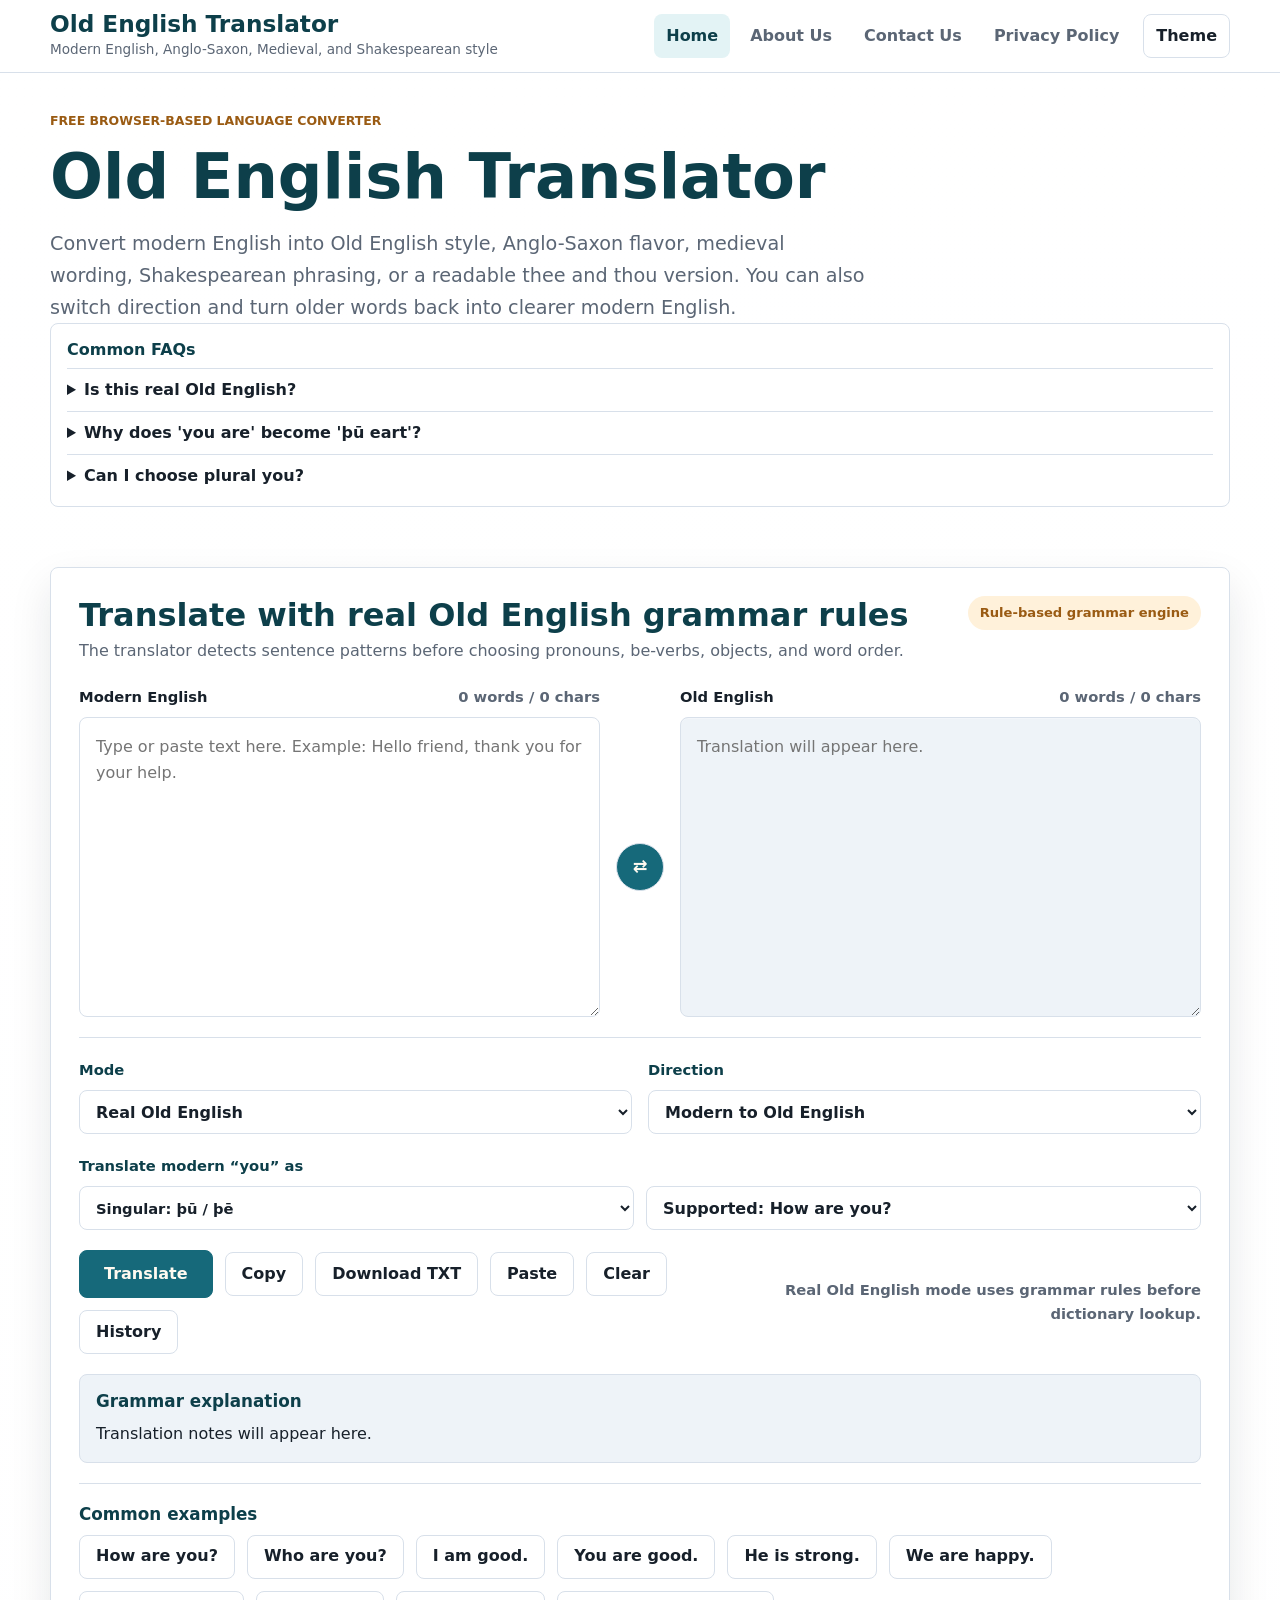
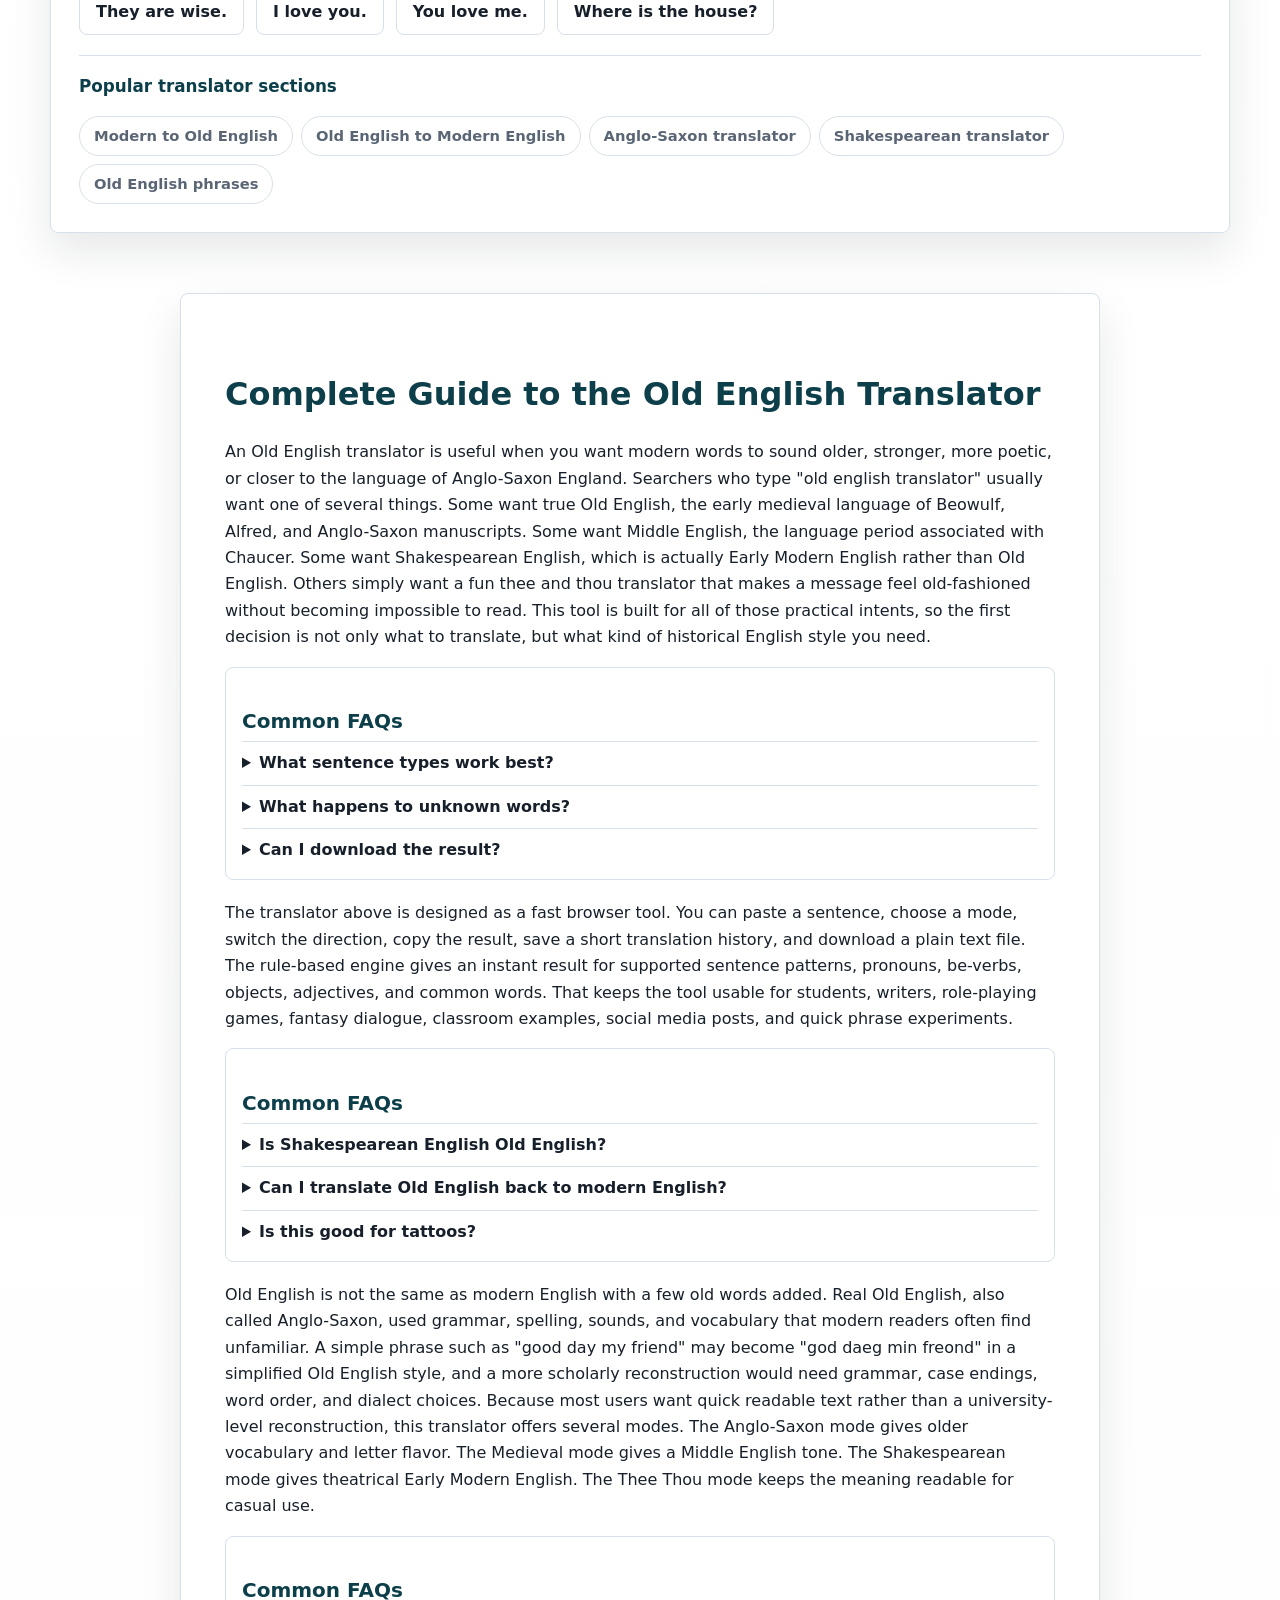
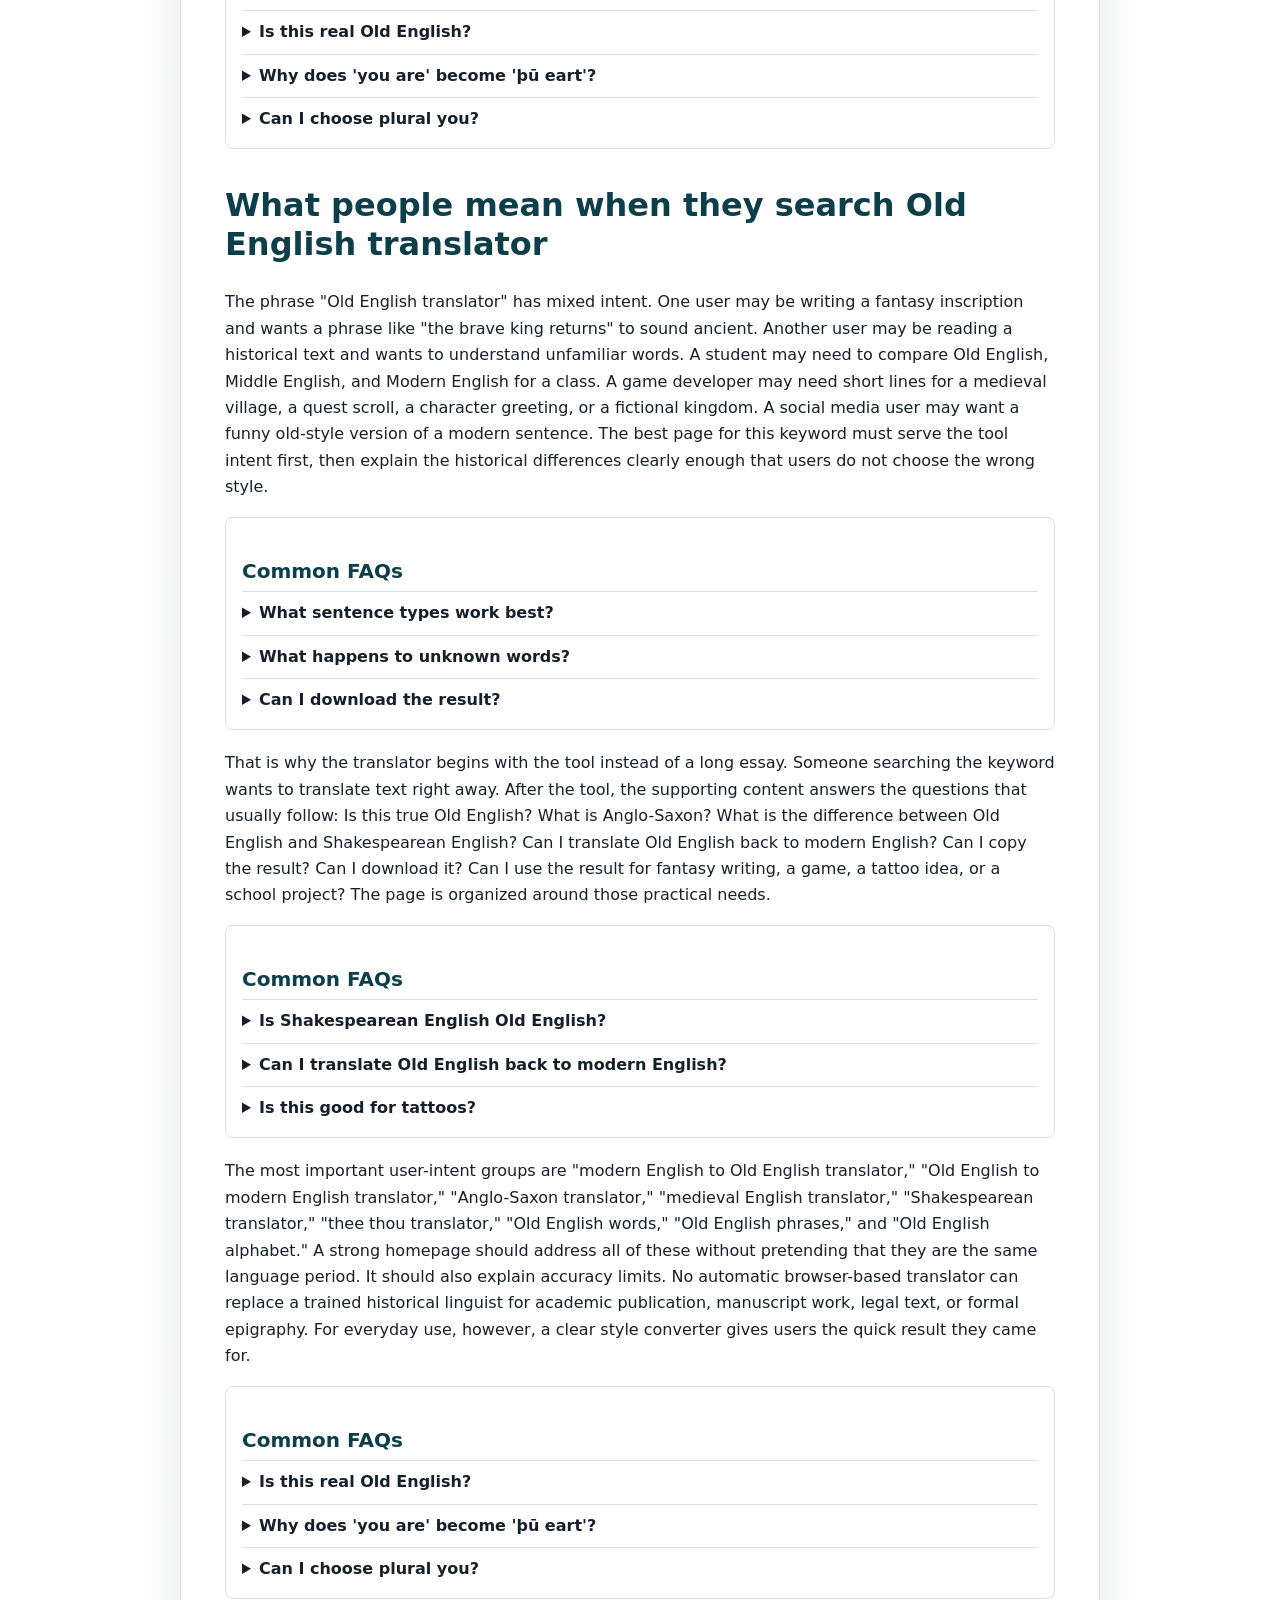
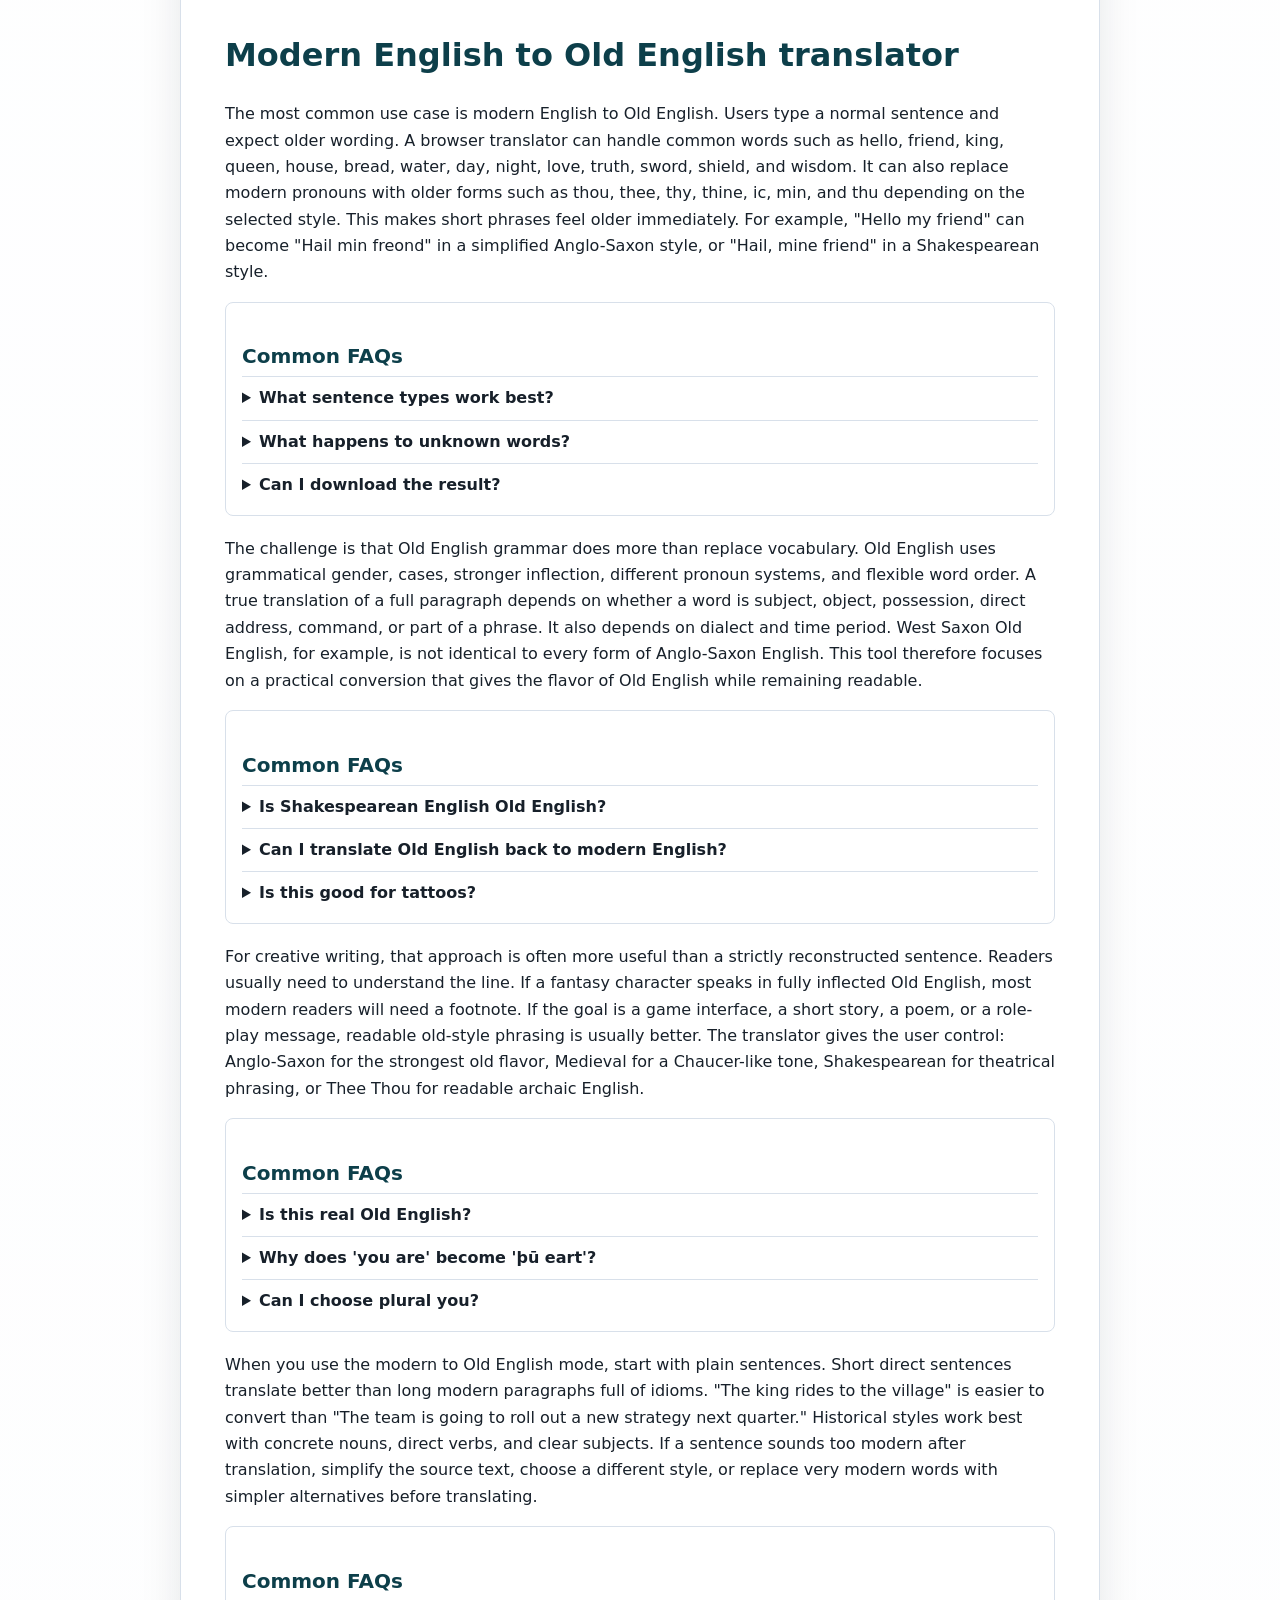
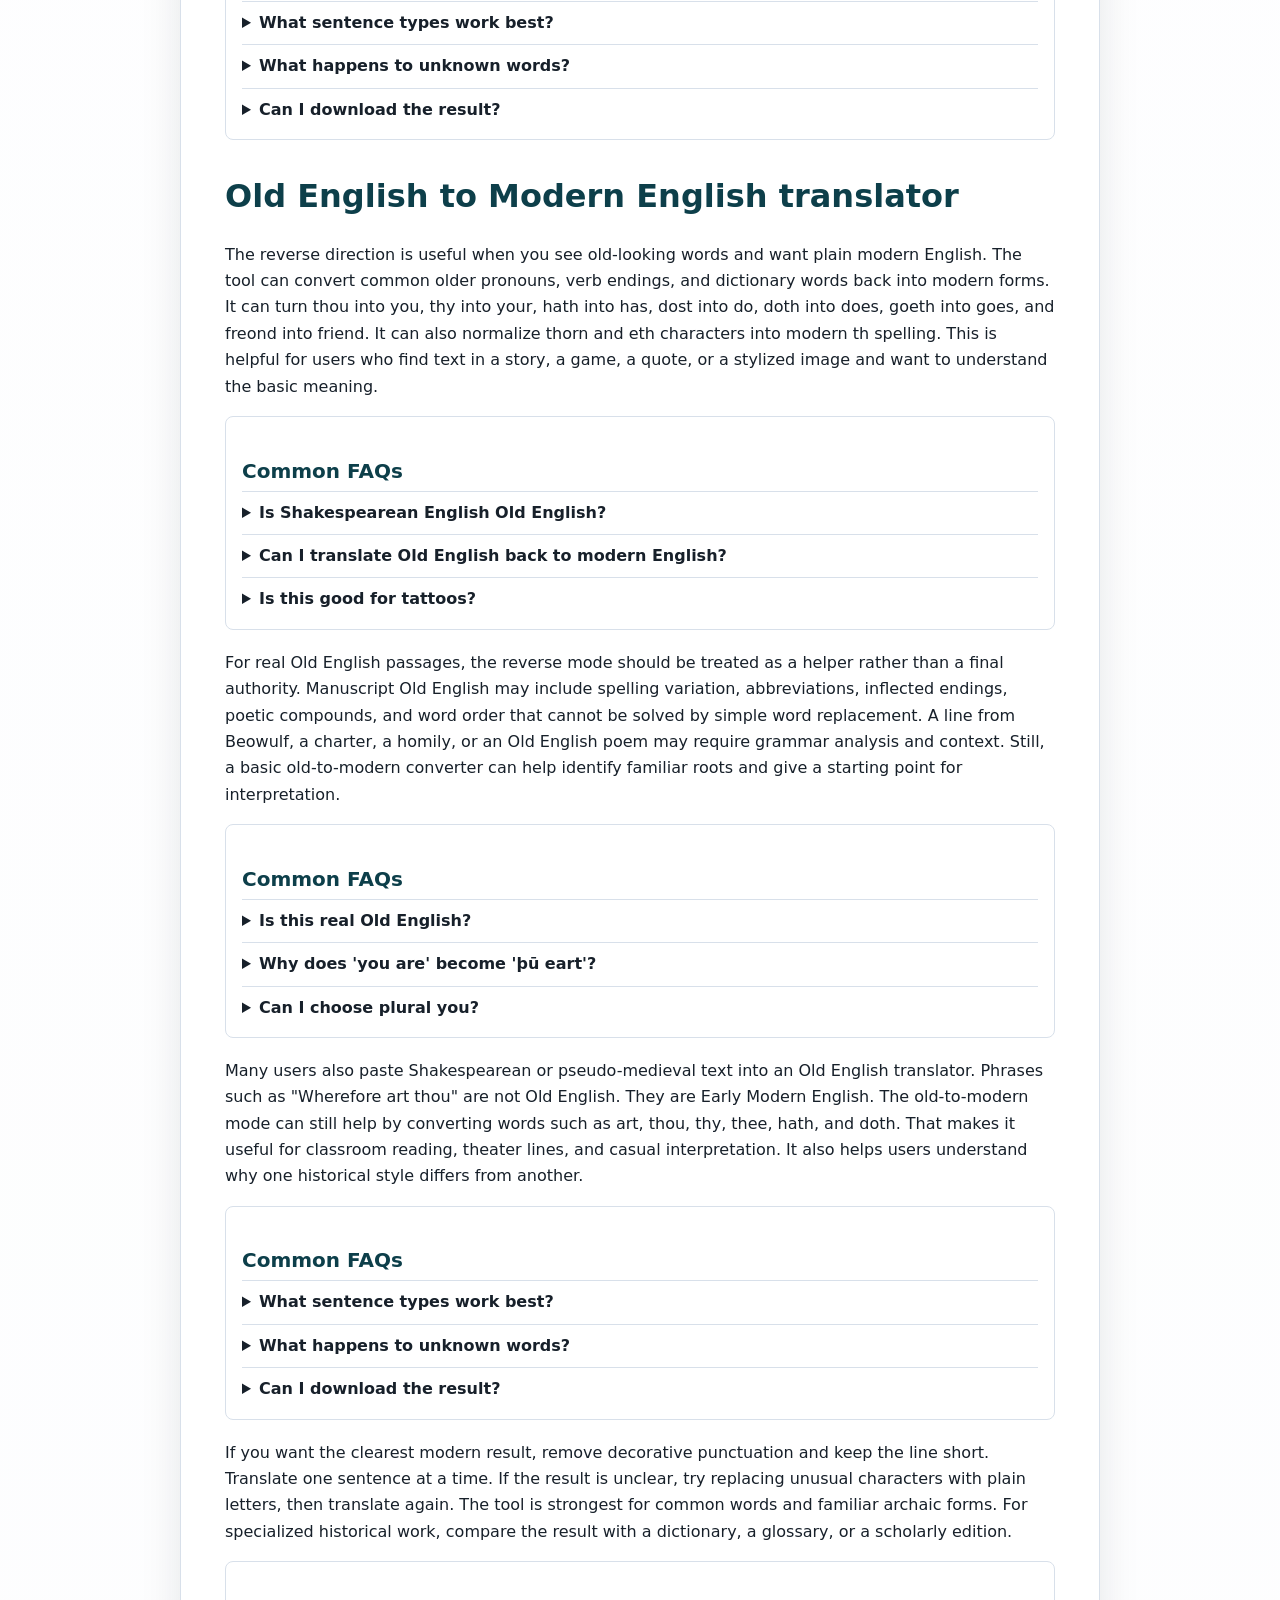
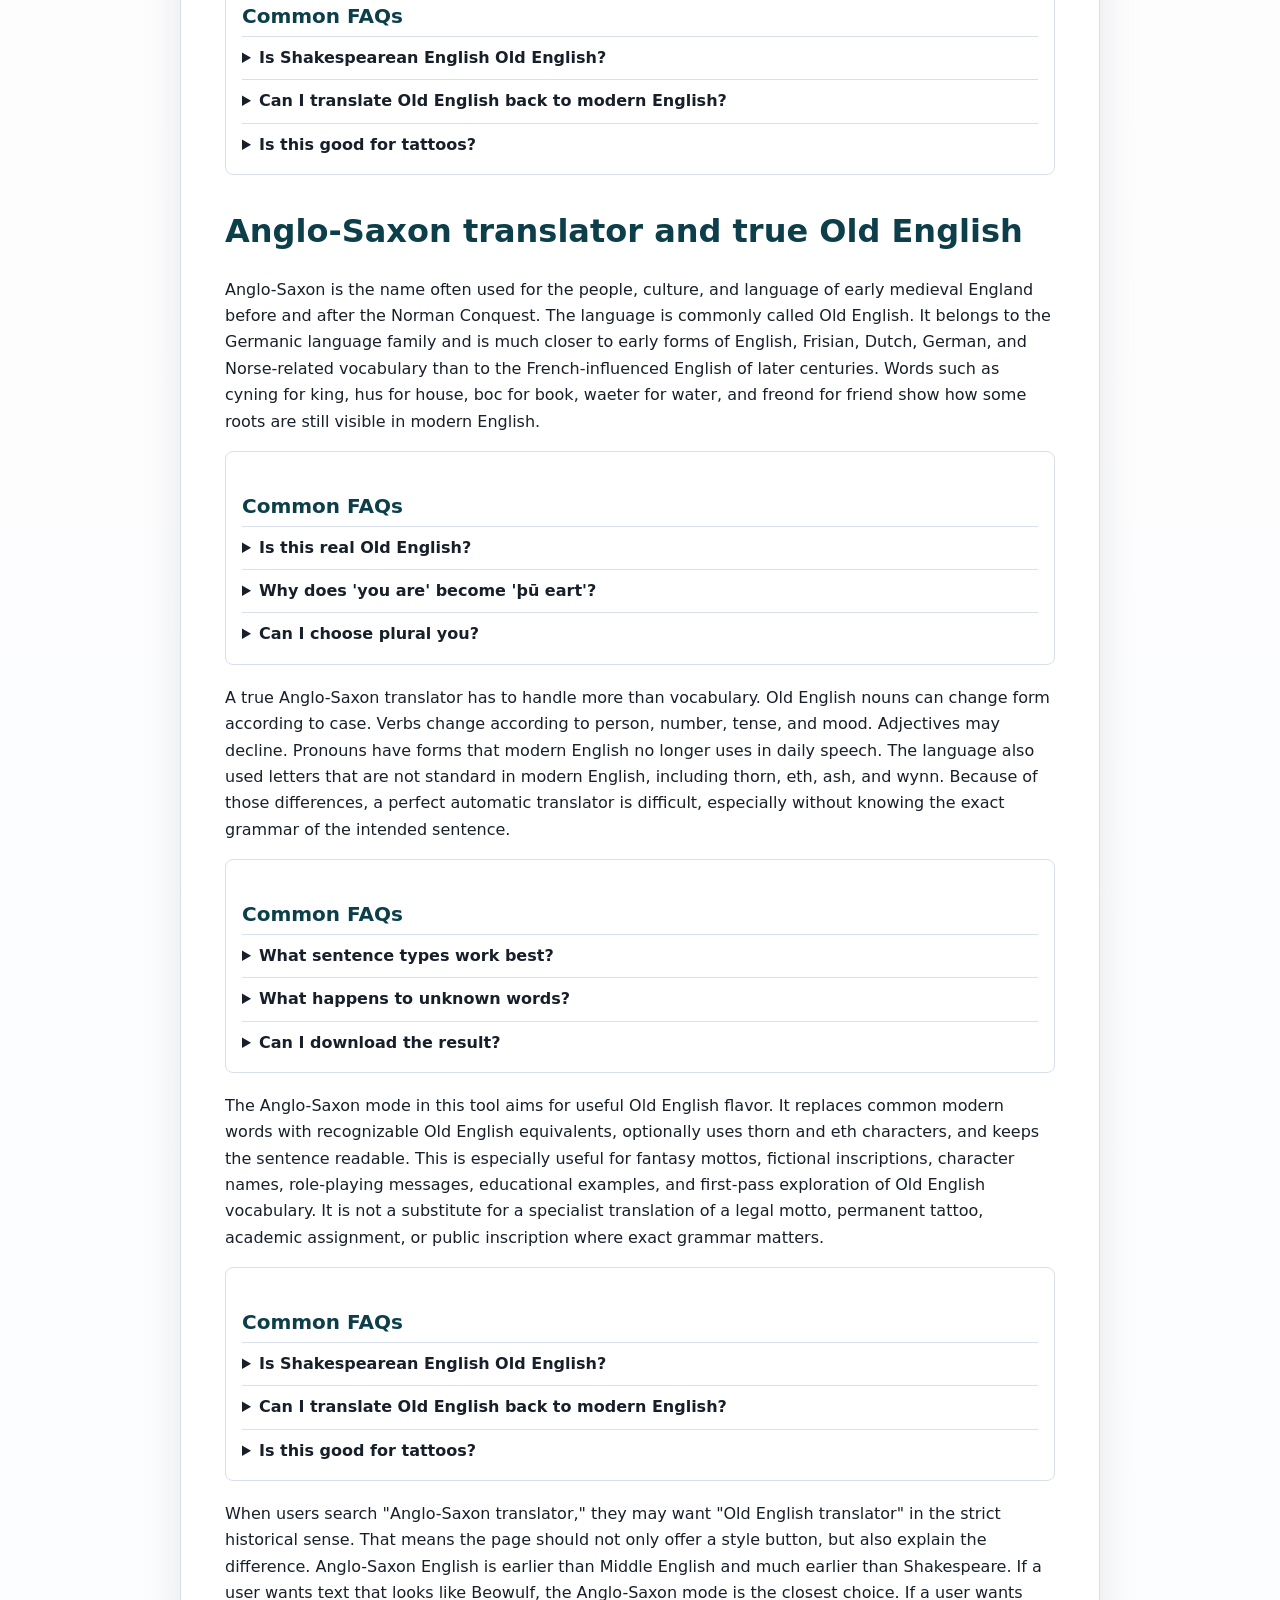
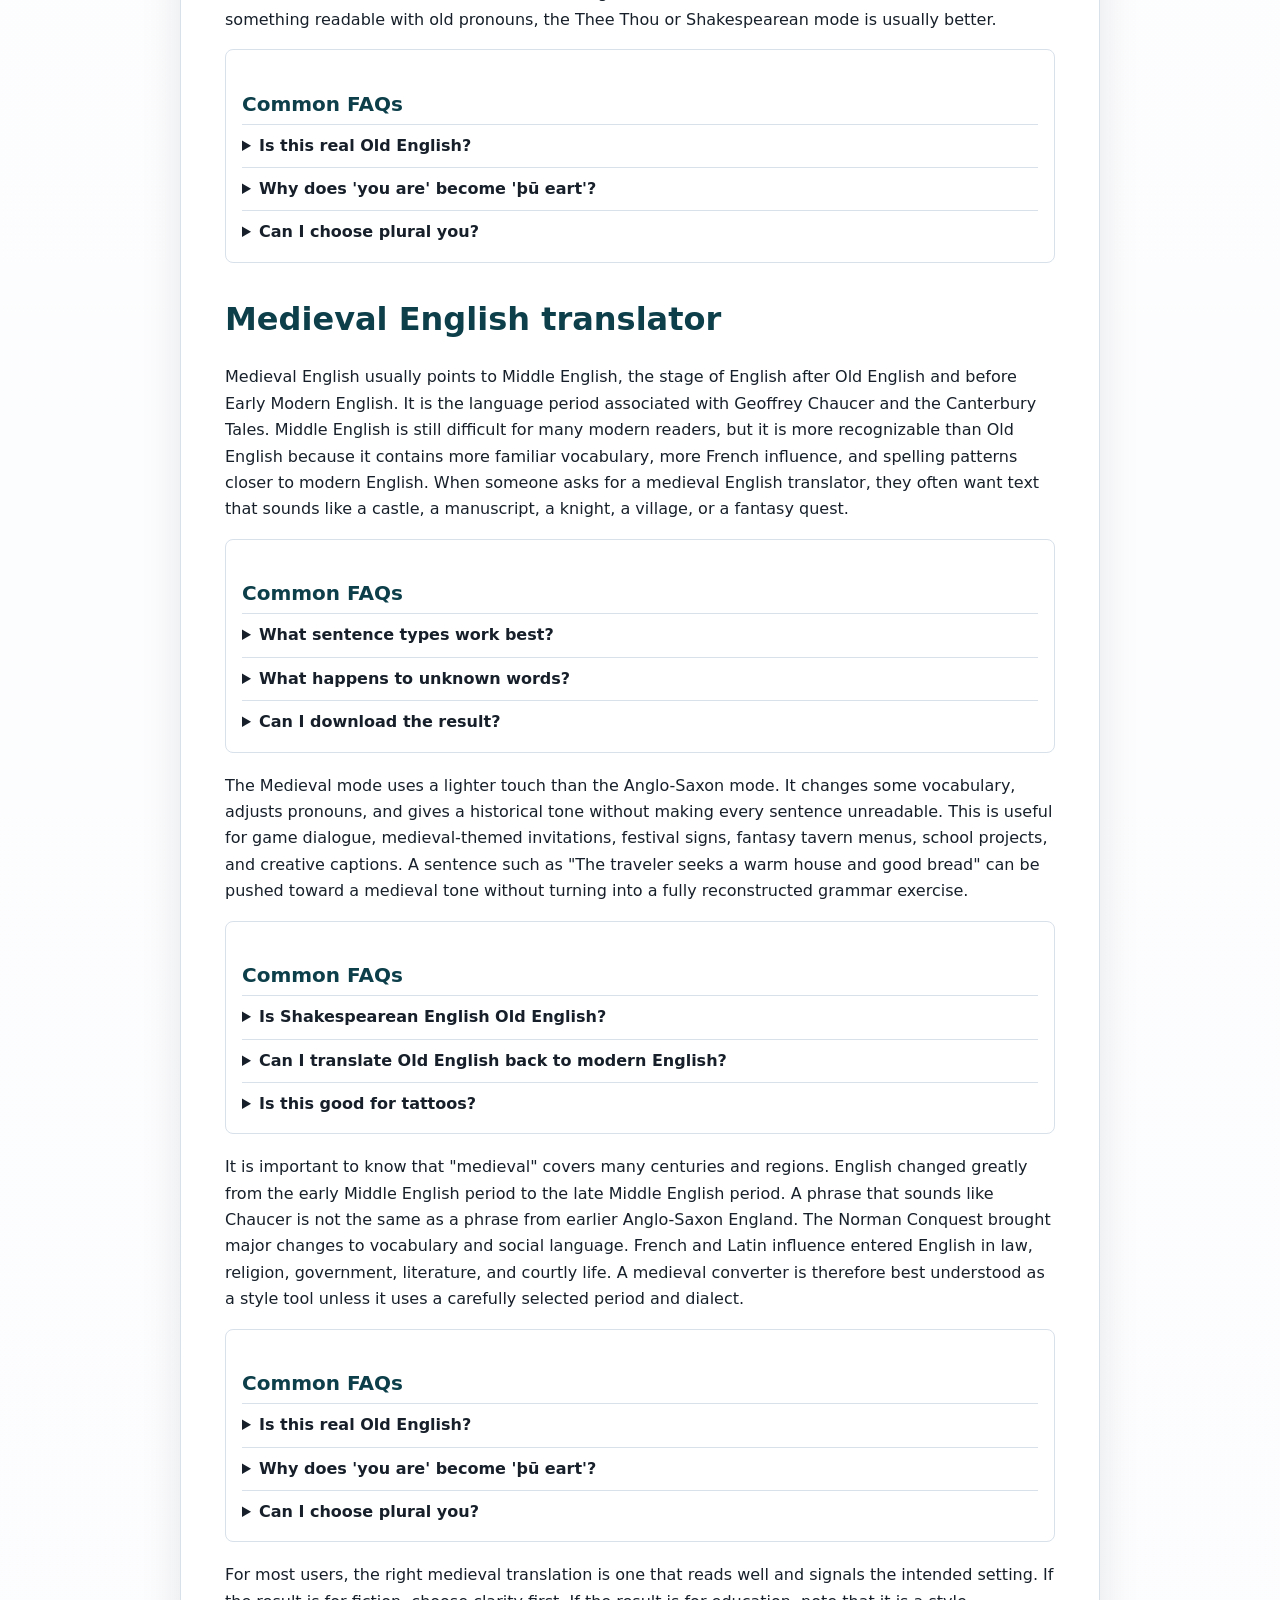
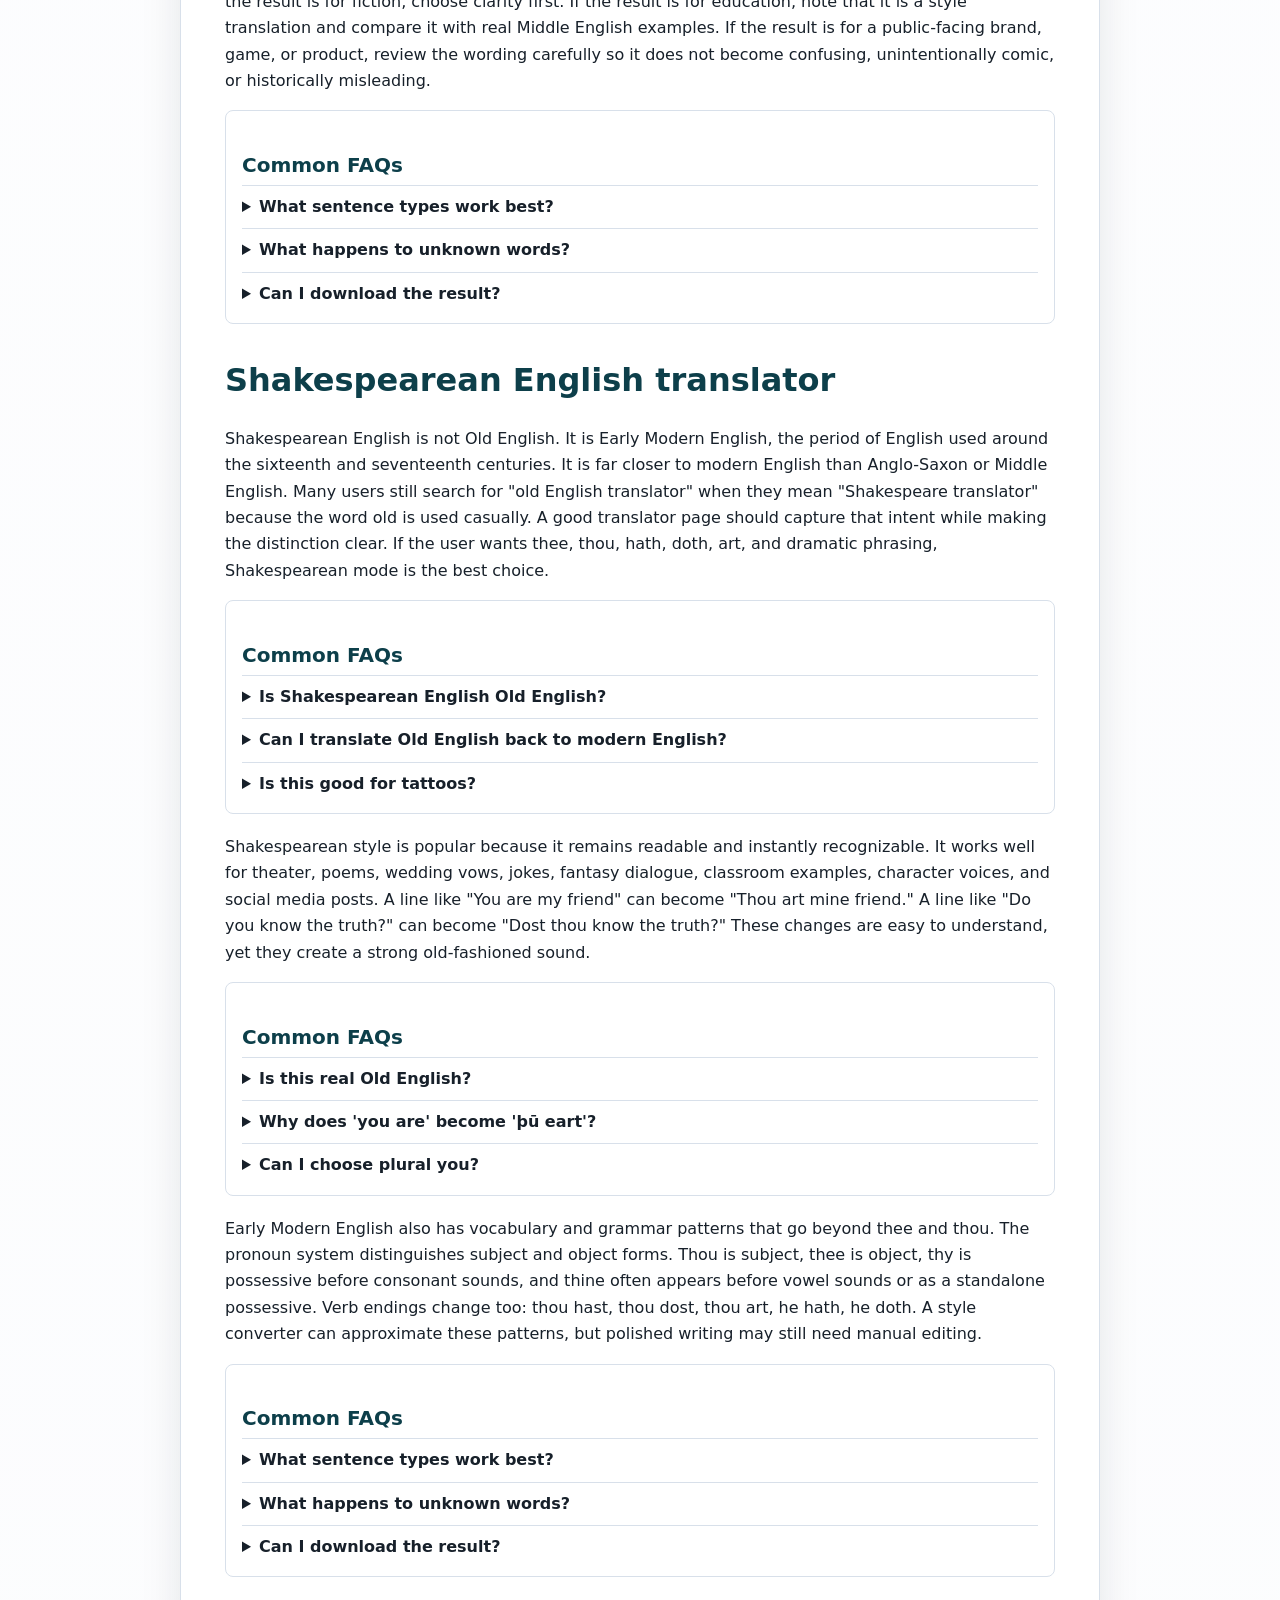
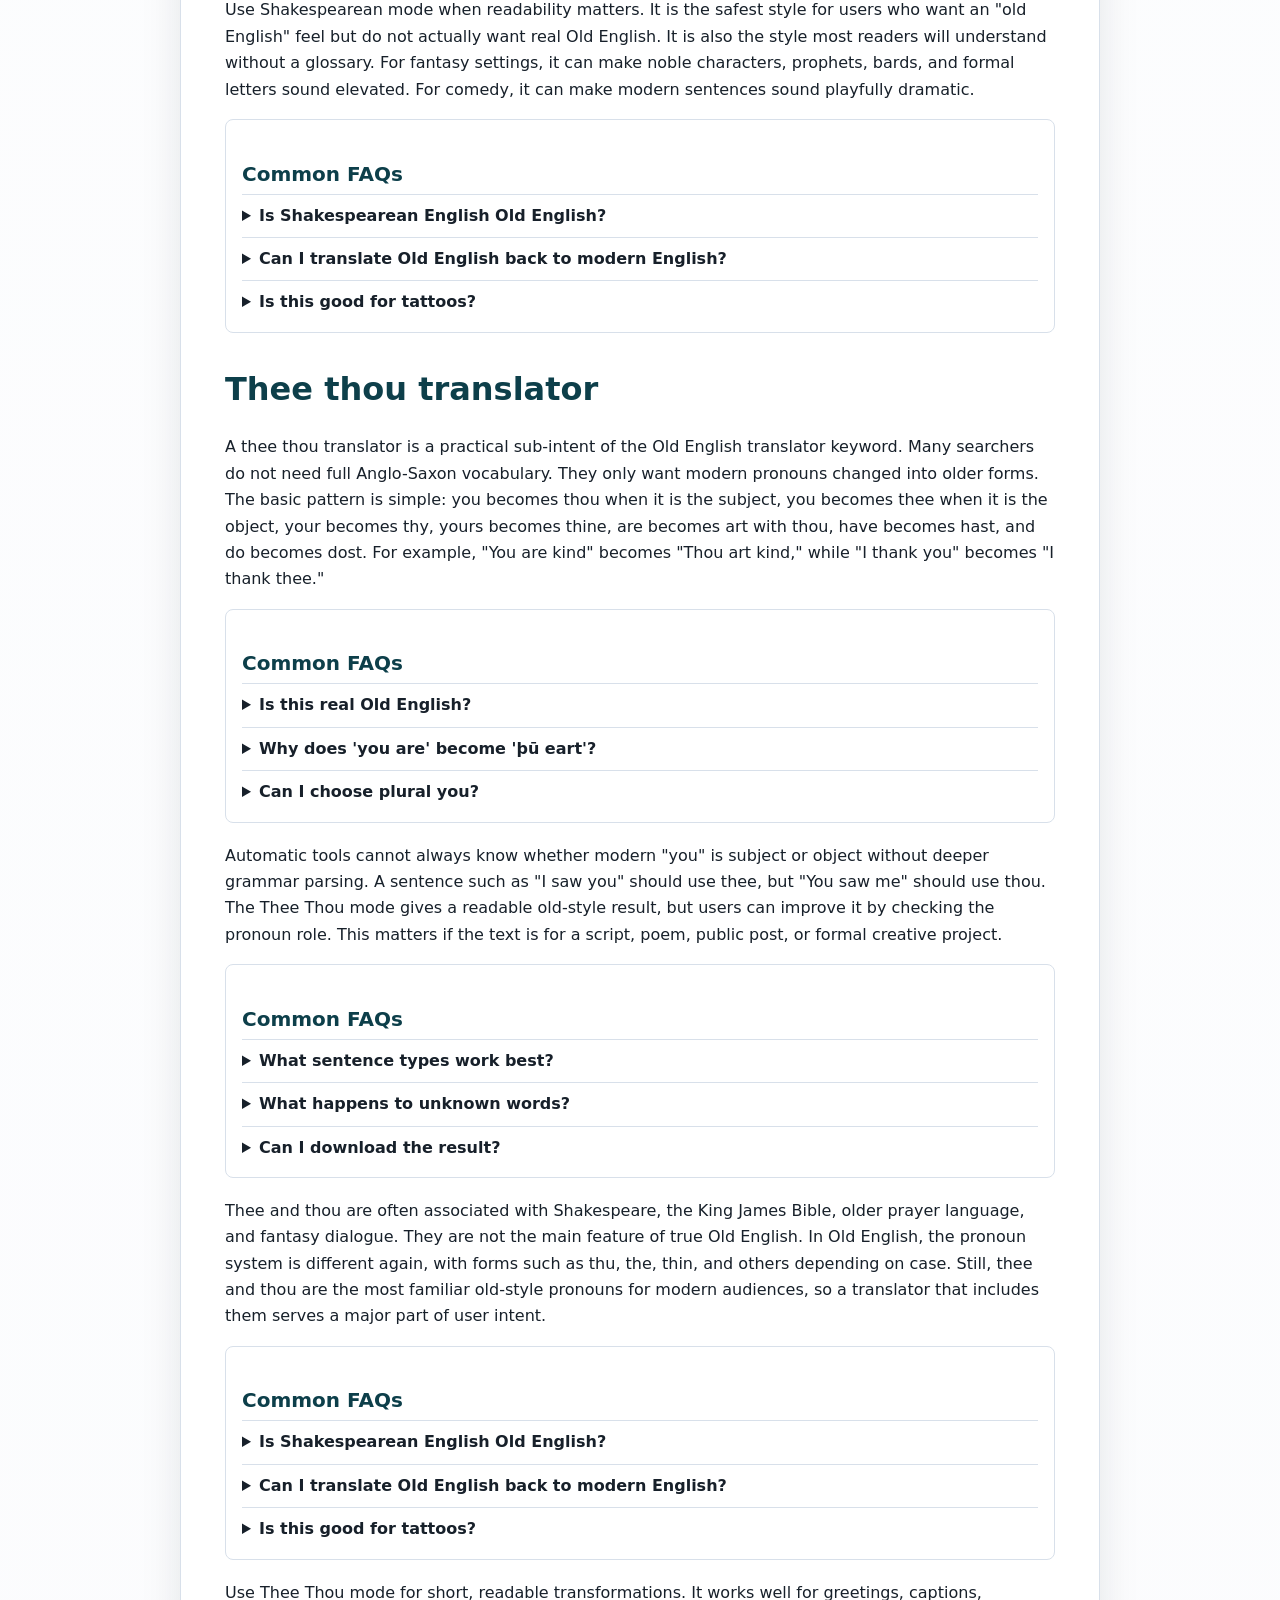
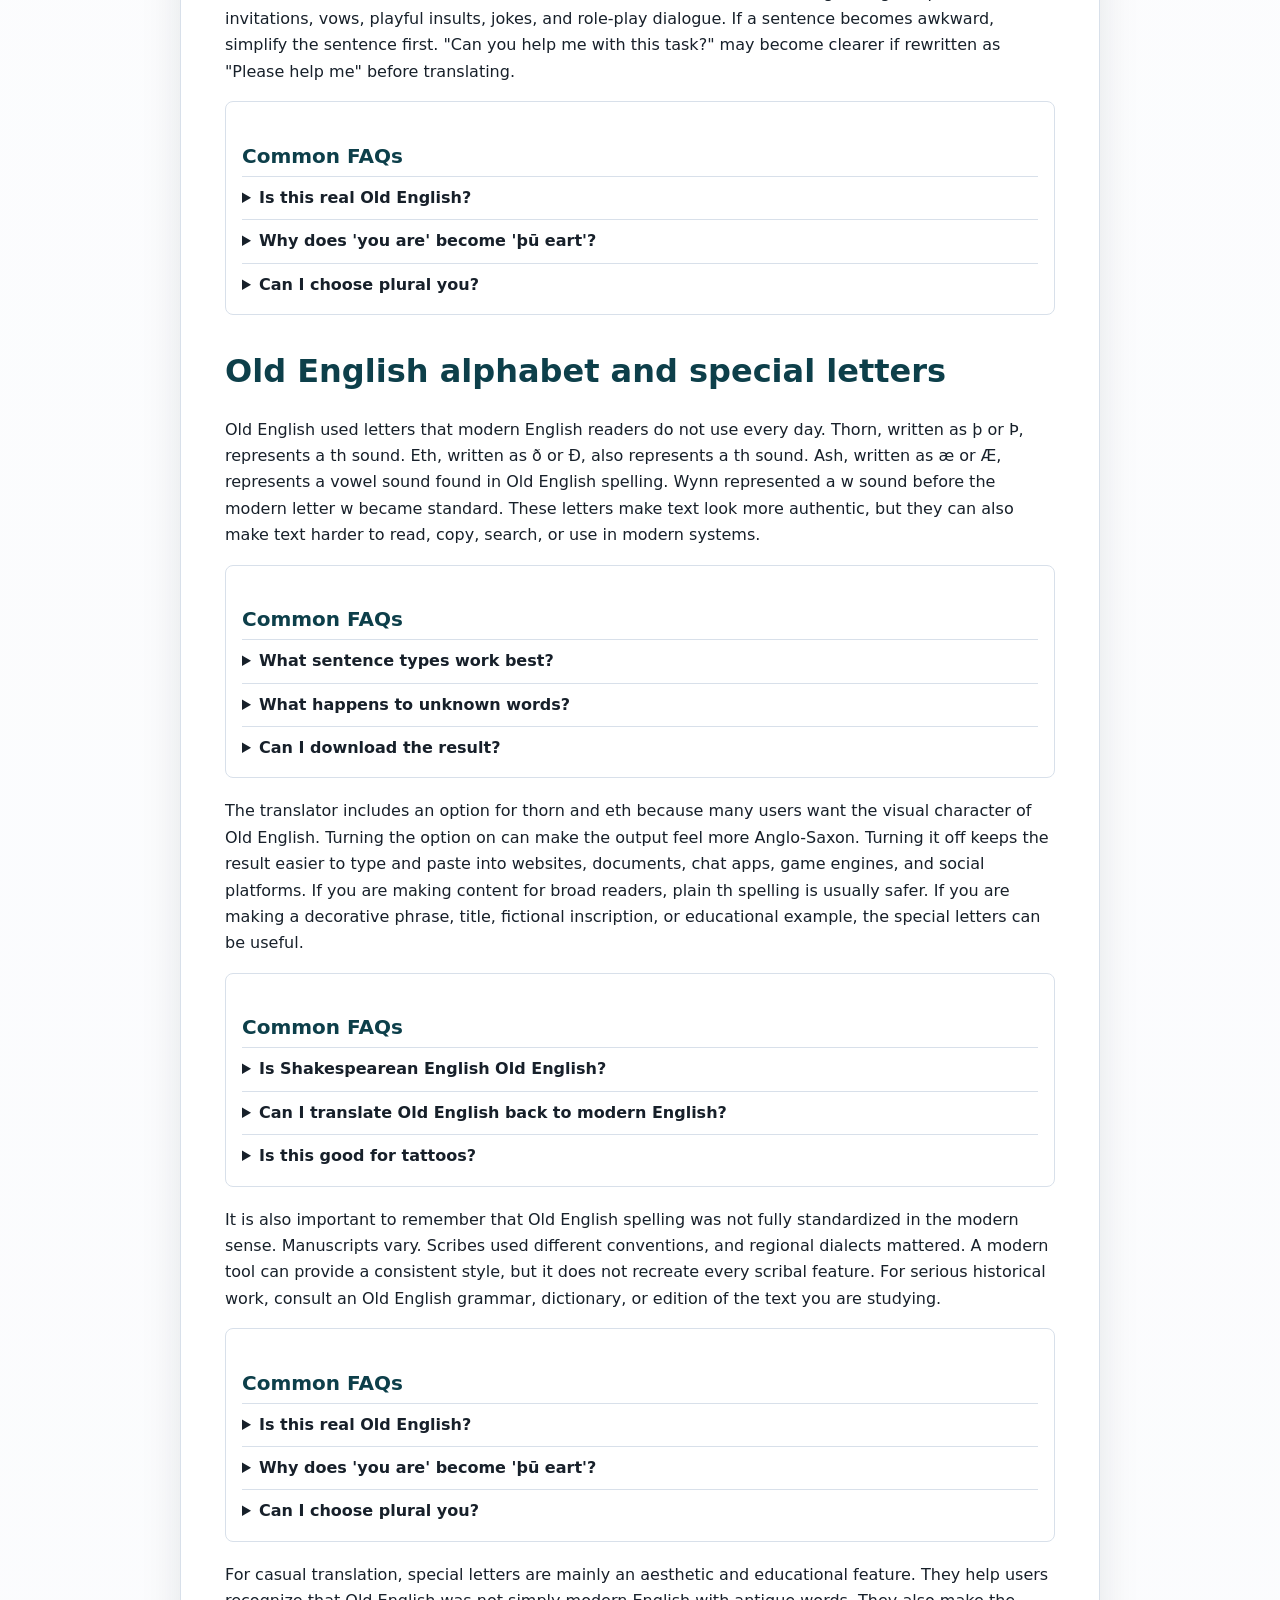
<file: index.html>
<!doctype html>
<html lang="en">
<head>
  <meta name="google-site-verification" content="gYQ2fgnnTUsiDzHSCypzAS6lcLGKYjuStU85gIpOBow" />
  <meta charset="utf-8">
  <meta name="viewport" content="width=device-width, initial-scale=1">
  <title>Old English Translator | Real Anglo-Saxon Grammar Converter</title>
  <meta name="description" content="Translate Modern English to real Old English with grammar rules, singular or plural you, word explanations, copy, TXT download, examples, and mobile-friendly dark mode.">
  <meta name="keywords" content="old english translator, modern english to old english translator, old english to modern english translator, anglo saxon translator, medieval english translator, shakespearean translator, thee thou translator, old english words, old english phrases">
  <link rel="canonical" href="https://old-english-translator-og.netlify.app/">
  <meta property="og:title" content="Old English Translator | Real Anglo-Saxon Grammar Converter">
  <meta property="og:description" content="Translate Modern English to real Old English with grammar notes, singular or plural you, copy, TXT download, and examples.">
  <meta property="og:type" content="website">
  <meta property="og:url" content="https://old-english-translator-og.netlify.app/">
  <meta name="twitter:card" content="summary">
  <meta name="twitter:title" content="Old English Translator | Real Anglo-Saxon Grammar Converter">
  <meta name="twitter:description" content="A mobile-friendly Old English translator with grammar rules, examples, copy, TXT download, and explanations.">
  <link rel="stylesheet" href="assets/css/styles.css">
  <script defer src="assets/js/app.js"></script>
  <script type="application/ld+json">
  {
    "@context": "https://schema.org",
    "@type": "SoftwareApplication",
    "name": "Old English Translator",
    "applicationCategory": "LanguageApplication",
    "operatingSystem": "Any",
    "offers": {
      "@type": "Offer",
      "price": "0",
      "priceCurrency": "USD"
    },
    "description": "A browser-based Old English translator for Modern English to Old English, Old English to Modern English, Anglo-Saxon, Medieval, Shakespearean, and archaic English styles."
  }
  </script>
</head>
<body>
  <header class="site-header">
    <div class="container header-inner">
      <a class="brand" href="index.html" aria-label="Old English Translator home">
        <span class="brand-name">Old English Translator</span>
        <span class="brand-note">Modern English, Anglo-Saxon, Medieval, and Shakespearean style</span>
      </a>
      <div class="nav-wrap">
        <button class="menu-toggle" id="menuToggle" type="button" aria-controls="mainNav" aria-expanded="false">Menu</button>
        <nav class="main-nav" id="mainNav" aria-label="Main navigation">
          <a class="active" href="index.html">Home</a>
          <a href="about.html">About Us</a>
          <a href="contact.html">Contact Us</a>
          <a href="privacy-policy.html">Privacy Policy</a>
        </nav>
        <button class="icon-btn" id="themeToggle" type="button" aria-label="Toggle dark or light mode">Theme</button>
      </div>
    </div>
  </header>

  <main>
    <section class="hero">
      <div class="container hero-grid">
        <div>
          <p class="eyebrow">Free browser-based language converter</p>
          <h1>Old English Translator</h1>
          <p class="hero-lead">Convert modern English into Old English style, Anglo-Saxon flavor, medieval wording, Shakespearean phrasing, or a readable thee and thou version. You can also switch direction and turn older words back into clearer modern English.</p>
        </div>
      </div>
    </section>

    <section class="container tool-shell" id="translator" aria-labelledby="translatorTitle">
      <div class="tool-header">
        <div>
          <h2 id="translatorTitle">Translate with real Old English grammar rules</h2>
          <p>The translator detects sentence patterns before choosing pronouns, be-verbs, objects, and word order.</p>
        </div>
        <span class="badge">Rule-based grammar engine</span>
      </div>

      <div class="translator-grid">
        <div class="panel">
          <div class="panel-head">
            <label id="inputLabel" for="inputText">Modern English</label>
            <span id="inputCounter">0 words / 0 chars</span>
          </div>
          <textarea id="inputText" placeholder="Type or paste text here. Example: Hello friend, thank you for your help."></textarea>
        </div>

        <div class="swap-column">
          <button class="swap-btn" id="swapBtn" type="button" aria-label="Swap input and output">⇄</button>
        </div>

        <div class="panel">
          <div class="panel-head">
            <label id="outputLabel" for="outputText">Old English</label>
            <span id="outputCounter">0 words / 0 chars</span>
          </div>
          <textarea id="outputText" readonly placeholder="Translation will appear here."></textarea>
        </div>
      </div>

      <div class="toolbar options-bottom">
        <div>
          <label class="control-label" for="modeSelect">Mode</label>
          <select class="select-field" id="modeSelect" aria-label="Translation mode">
            <option value="real">Real Old English</option>
            <option value="shakespeare">Shakespeare / Early Modern style</option>
          </select>
        </div>
        <div>
          <label class="control-label" for="directionSelect">Direction</label>
          <select class="select-field" id="directionSelect" aria-label="Translation direction">
            <option value="modern-to-old">Modern to Old English</option>
            <option value="old-to-modern">Old English to Modern English</option>
          </select>
        </div>
      </div>

      <div class="options-row" aria-label="Grammar options">
        <label class="select-block" for="youMode">
          Translate modern “you” as
          <select class="select-field" id="youMode">
            <option value="singular">Singular: þū / þē</option>
            <option value="plural">Plural: ġē / ēow</option>
          </select>
        </label>
        <select class="select-field" aria-label="Supported examples">
          <option>Supported: How are you?</option>
          <option>I am good.</option>
          <option>You are good.</option>
          <option>He is strong.</option>
          <option>We are happy.</option>
          <option>They are wise.</option>
          <option>I love you.</option>
          <option>You love me.</option>
          <option>Where is the house?</option>
        </select>
      </div>

      <div class="action-area">
        <div class="action-row">
          <button class="primary-btn" id="translateBtn" type="button">Translate</button>
          <button class="action-btn" id="copyBtn" type="button">Copy</button>
          <button class="action-btn" id="downloadBtn" type="button">Download TXT</button>
          <button class="action-btn" id="pasteBtn" type="button">Paste</button>
          <button class="action-btn" id="clearBtn" type="button">Clear</button>
          <button class="action-btn" id="historyToggle" type="button">History</button>
        </div>
        <div class="status" id="statusText" aria-live="polite"></div>
      </div>

      <div class="grammar-box" id="grammarBox" aria-live="polite">
        <h3>Grammar explanation</h3>
        <p>Translation notes will appear here.</p>
      </div>

      <div class="shortcuts">
        <h3>Common examples</h3>
        <div class="shortcut-row" id="shortcutRow"></div>
      </div>

      <div class="translator-links">
        <h3>Popular translator sections</h3>
        <div class="mini-links" aria-label="Popular translator intents">
          <a href="#translator">Modern to Old English</a>
          <a href="#translator">Old English to Modern English</a>
          <a href="#anglo-saxon">Anglo-Saxon translator</a>
          <a href="#shakespearean">Shakespearean translator</a>
          <a href="#phrases">Old English phrases</a>
        </div>
      </div>

      <div class="history-panel" id="historyPanel">
        <div class="tool-header">
          <h3>Translation history</h3>
          <button class="action-btn" id="clearHistoryBtn" type="button">Clear History</button>
        </div>
        <div class="history-list" id="historyList"></div>
      </div>
    </section>

    <section class="content-section">
      <div class="container content-card seo-content">
        <h2>Complete Guide to the Old English Translator</h2>
        <p>An Old English translator is useful when you want modern words to sound older, stronger, more poetic, or closer to the language of Anglo-Saxon England. Searchers who type "old english translator" usually want one of several things. Some want true Old English, the early medieval language of Beowulf, Alfred, and Anglo-Saxon manuscripts. Some want Middle English, the language period associated with Chaucer. Some want Shakespearean English, which is actually Early Modern English rather than Old English. Others simply want a fun thee and thou translator that makes a message feel old-fashioned without becoming impossible to read. This tool is built for all of those practical intents, so the first decision is not only what to translate, but what kind of historical English style you need.</p>
        <p>The translator above is designed as a fast browser tool. You can paste a sentence, choose a mode, switch the direction, copy the result, save a short translation history, and download a plain text file. The rule-based engine gives an instant result for supported sentence patterns, pronouns, be-verbs, objects, adjectives, and common words. That keeps the tool usable for students, writers, role-playing games, fantasy dialogue, classroom examples, social media posts, and quick phrase experiments.</p>
        <p>Old English is not the same as modern English with a few old words added. Real Old English, also called Anglo-Saxon, used grammar, spelling, sounds, and vocabulary that modern readers often find unfamiliar. A simple phrase such as "good day my friend" may become "god daeg min freond" in a simplified Old English style, and a more scholarly reconstruction would need grammar, case endings, word order, and dialect choices. Because most users want quick readable text rather than a university-level reconstruction, this translator offers several modes. The Anglo-Saxon mode gives older vocabulary and letter flavor. The Medieval mode gives a Middle English tone. The Shakespearean mode gives theatrical Early Modern English. The Thee Thou mode keeps the meaning readable for casual use.</p>

        <h2 id="intent">What people mean when they search Old English translator</h2>
        <p>The phrase "Old English translator" has mixed intent. One user may be writing a fantasy inscription and wants a phrase like "the brave king returns" to sound ancient. Another user may be reading a historical text and wants to understand unfamiliar words. A student may need to compare Old English, Middle English, and Modern English for a class. A game developer may need short lines for a medieval village, a quest scroll, a character greeting, or a fictional kingdom. A social media user may want a funny old-style version of a modern sentence. The best page for this keyword must serve the tool intent first, then explain the historical differences clearly enough that users do not choose the wrong style.</p>
        <p>That is why the translator begins with the tool instead of a long essay. Someone searching the keyword wants to translate text right away. After the tool, the supporting content answers the questions that usually follow: Is this true Old English? What is Anglo-Saxon? What is the difference between Old English and Shakespearean English? Can I translate Old English back to modern English? Can I copy the result? Can I download it? Can I use the result for fantasy writing, a game, a tattoo idea, or a school project? The page is organized around those practical needs.</p>
        <p>The most important user-intent groups are "modern English to Old English translator," "Old English to modern English translator," "Anglo-Saxon translator," "medieval English translator," "Shakespearean translator," "thee thou translator," "Old English words," "Old English phrases," and "Old English alphabet." A strong homepage should address all of these without pretending that they are the same language period. It should also explain accuracy limits. No automatic browser-based translator can replace a trained historical linguist for academic publication, manuscript work, legal text, or formal epigraphy. For everyday use, however, a clear style converter gives users the quick result they came for.</p>

        <h2>Modern English to Old English translator</h2>
        <p>The most common use case is modern English to Old English. Users type a normal sentence and expect older wording. A browser translator can handle common words such as hello, friend, king, queen, house, bread, water, day, night, love, truth, sword, shield, and wisdom. It can also replace modern pronouns with older forms such as thou, thee, thy, thine, ic, min, and thu depending on the selected style. This makes short phrases feel older immediately. For example, "Hello my friend" can become "Hail min freond" in a simplified Anglo-Saxon style, or "Hail, mine friend" in a Shakespearean style.</p>
        <p>The challenge is that Old English grammar does more than replace vocabulary. Old English uses grammatical gender, cases, stronger inflection, different pronoun systems, and flexible word order. A true translation of a full paragraph depends on whether a word is subject, object, possession, direct address, command, or part of a phrase. It also depends on dialect and time period. West Saxon Old English, for example, is not identical to every form of Anglo-Saxon English. This tool therefore focuses on a practical conversion that gives the flavor of Old English while remaining readable.</p>
        <p>For creative writing, that approach is often more useful than a strictly reconstructed sentence. Readers usually need to understand the line. If a fantasy character speaks in fully inflected Old English, most modern readers will need a footnote. If the goal is a game interface, a short story, a poem, or a role-play message, readable old-style phrasing is usually better. The translator gives the user control: Anglo-Saxon for the strongest old flavor, Medieval for a Chaucer-like tone, Shakespearean for theatrical phrasing, or Thee Thou for readable archaic English.</p>
        <p>When you use the modern to Old English mode, start with plain sentences. Short direct sentences translate better than long modern paragraphs full of idioms. "The king rides to the village" is easier to convert than "The team is going to roll out a new strategy next quarter." Historical styles work best with concrete nouns, direct verbs, and clear subjects. If a sentence sounds too modern after translation, simplify the source text, choose a different style, or replace very modern words with simpler alternatives before translating.</p>

        <h2>Old English to Modern English translator</h2>
        <p>The reverse direction is useful when you see old-looking words and want plain modern English. The tool can convert common older pronouns, verb endings, and dictionary words back into modern forms. It can turn thou into you, thy into your, hath into has, dost into do, doth into does, goeth into goes, and freond into friend. It can also normalize thorn and eth characters into modern th spelling. This is helpful for users who find text in a story, a game, a quote, or a stylized image and want to understand the basic meaning.</p>
        <p>For real Old English passages, the reverse mode should be treated as a helper rather than a final authority. Manuscript Old English may include spelling variation, abbreviations, inflected endings, poetic compounds, and word order that cannot be solved by simple word replacement. A line from Beowulf, a charter, a homily, or an Old English poem may require grammar analysis and context. Still, a basic old-to-modern converter can help identify familiar roots and give a starting point for interpretation.</p>
        <p>Many users also paste Shakespearean or pseudo-medieval text into an Old English translator. Phrases such as "Wherefore art thou" are not Old English. They are Early Modern English. The old-to-modern mode can still help by converting words such as art, thou, thy, thee, hath, and doth. That makes it useful for classroom reading, theater lines, and casual interpretation. It also helps users understand why one historical style differs from another.</p>
        <p>If you want the clearest modern result, remove decorative punctuation and keep the line short. Translate one sentence at a time. If the result is unclear, try replacing unusual characters with plain letters, then translate again. The tool is strongest for common words and familiar archaic forms. For specialized historical work, compare the result with a dictionary, a glossary, or a scholarly edition.</p>

        <h2 id="anglo-saxon">Anglo-Saxon translator and true Old English</h2>
        <p>Anglo-Saxon is the name often used for the people, culture, and language of early medieval England before and after the Norman Conquest. The language is commonly called Old English. It belongs to the Germanic language family and is much closer to early forms of English, Frisian, Dutch, German, and Norse-related vocabulary than to the French-influenced English of later centuries. Words such as cyning for king, hus for house, boc for book, waeter for water, and freond for friend show how some roots are still visible in modern English.</p>
        <p>A true Anglo-Saxon translator has to handle more than vocabulary. Old English nouns can change form according to case. Verbs change according to person, number, tense, and mood. Adjectives may decline. Pronouns have forms that modern English no longer uses in daily speech. The language also used letters that are not standard in modern English, including thorn, eth, ash, and wynn. Because of those differences, a perfect automatic translator is difficult, especially without knowing the exact grammar of the intended sentence.</p>
        <p>The Anglo-Saxon mode in this tool aims for useful Old English flavor. It replaces common modern words with recognizable Old English equivalents, optionally uses thorn and eth characters, and keeps the sentence readable. This is especially useful for fantasy mottos, fictional inscriptions, character names, role-playing messages, educational examples, and first-pass exploration of Old English vocabulary. It is not a substitute for a specialist translation of a legal motto, permanent tattoo, academic assignment, or public inscription where exact grammar matters.</p>
        <p>When users search "Anglo-Saxon translator," they may want "Old English translator" in the strict historical sense. That means the page should not only offer a style button, but also explain the difference. Anglo-Saxon English is earlier than Middle English and much earlier than Shakespeare. If a user wants text that looks like Beowulf, the Anglo-Saxon mode is the closest choice. If a user wants something readable with old pronouns, the Thee Thou or Shakespearean mode is usually better.</p>

        <h2>Medieval English translator</h2>
        <p>Medieval English usually points to Middle English, the stage of English after Old English and before Early Modern English. It is the language period associated with Geoffrey Chaucer and the Canterbury Tales. Middle English is still difficult for many modern readers, but it is more recognizable than Old English because it contains more familiar vocabulary, more French influence, and spelling patterns closer to modern English. When someone asks for a medieval English translator, they often want text that sounds like a castle, a manuscript, a knight, a village, or a fantasy quest.</p>
        <p>The Medieval mode uses a lighter touch than the Anglo-Saxon mode. It changes some vocabulary, adjusts pronouns, and gives a historical tone without making every sentence unreadable. This is useful for game dialogue, medieval-themed invitations, festival signs, fantasy tavern menus, school projects, and creative captions. A sentence such as "The traveler seeks a warm house and good bread" can be pushed toward a medieval tone without turning into a fully reconstructed grammar exercise.</p>
        <p>It is important to know that "medieval" covers many centuries and regions. English changed greatly from the early Middle English period to the late Middle English period. A phrase that sounds like Chaucer is not the same as a phrase from earlier Anglo-Saxon England. The Norman Conquest brought major changes to vocabulary and social language. French and Latin influence entered English in law, religion, government, literature, and courtly life. A medieval converter is therefore best understood as a style tool unless it uses a carefully selected period and dialect.</p>
        <p>For most users, the right medieval translation is one that reads well and signals the intended setting. If the result is for fiction, choose clarity first. If the result is for education, note that it is a style translation and compare it with real Middle English examples. If the result is for a public-facing brand, game, or product, review the wording carefully so it does not become confusing, unintentionally comic, or historically misleading.</p>

        <h2 id="shakespearean">Shakespearean English translator</h2>
        <p>Shakespearean English is not Old English. It is Early Modern English, the period of English used around the sixteenth and seventeenth centuries. It is far closer to modern English than Anglo-Saxon or Middle English. Many users still search for "old English translator" when they mean "Shakespeare translator" because the word old is used casually. A good translator page should capture that intent while making the distinction clear. If the user wants thee, thou, hath, doth, art, and dramatic phrasing, Shakespearean mode is the best choice.</p>
        <p>Shakespearean style is popular because it remains readable and instantly recognizable. It works well for theater, poems, wedding vows, jokes, fantasy dialogue, classroom examples, character voices, and social media posts. A line like "You are my friend" can become "Thou art mine friend." A line like "Do you know the truth?" can become "Dost thou know the truth?" These changes are easy to understand, yet they create a strong old-fashioned sound.</p>
        <p>Early Modern English also has vocabulary and grammar patterns that go beyond thee and thou. The pronoun system distinguishes subject and object forms. Thou is subject, thee is object, thy is possessive before consonant sounds, and thine often appears before vowel sounds or as a standalone possessive. Verb endings change too: thou hast, thou dost, thou art, he hath, he doth. A style converter can approximate these patterns, but polished writing may still need manual editing.</p>
        <p>Use Shakespearean mode when readability matters. It is the safest style for users who want an "old English" feel but do not actually want real Old English. It is also the style most readers will understand without a glossary. For fantasy settings, it can make noble characters, prophets, bards, and formal letters sound elevated. For comedy, it can make modern sentences sound playfully dramatic.</p>

        <h2>Thee thou translator</h2>
        <p>A thee thou translator is a practical sub-intent of the Old English translator keyword. Many searchers do not need full Anglo-Saxon vocabulary. They only want modern pronouns changed into older forms. The basic pattern is simple: you becomes thou when it is the subject, you becomes thee when it is the object, your becomes thy, yours becomes thine, are becomes art with thou, have becomes hast, and do becomes dost. For example, "You are kind" becomes "Thou art kind," while "I thank you" becomes "I thank thee."</p>
        <p>Automatic tools cannot always know whether modern "you" is subject or object without deeper grammar parsing. A sentence such as "I saw you" should use thee, but "You saw me" should use thou. The Thee Thou mode gives a readable old-style result, but users can improve it by checking the pronoun role. This matters if the text is for a script, poem, public post, or formal creative project.</p>
        <p>Thee and thou are often associated with Shakespeare, the King James Bible, older prayer language, and fantasy dialogue. They are not the main feature of true Old English. In Old English, the pronoun system is different again, with forms such as thu, the, thin, and others depending on case. Still, thee and thou are the most familiar old-style pronouns for modern audiences, so a translator that includes them serves a major part of user intent.</p>
        <p>Use Thee Thou mode for short, readable transformations. It works well for greetings, captions, invitations, vows, playful insults, jokes, and role-play dialogue. If a sentence becomes awkward, simplify the sentence first. "Can you help me with this task?" may become clearer if rewritten as "Please help me" before translating.</p>

        <h2 id="alphabet">Old English alphabet and special letters</h2>
        <p>Old English used letters that modern English readers do not use every day. Thorn, written as &thorn; or &THORN;, represents a th sound. Eth, written as &eth; or &ETH;, also represents a th sound. Ash, written as &aelig; or &AElig;, represents a vowel sound found in Old English spelling. Wynn represented a w sound before the modern letter w became standard. These letters make text look more authentic, but they can also make text harder to read, copy, search, or use in modern systems.</p>
        <p>The translator includes an option for thorn and eth because many users want the visual character of Old English. Turning the option on can make the output feel more Anglo-Saxon. Turning it off keeps the result easier to type and paste into websites, documents, chat apps, game engines, and social platforms. If you are making content for broad readers, plain th spelling is usually safer. If you are making a decorative phrase, title, fictional inscription, or educational example, the special letters can be useful.</p>
        <p>It is also important to remember that Old English spelling was not fully standardized in the modern sense. Manuscripts vary. Scribes used different conventions, and regional dialects mattered. A modern tool can provide a consistent style, but it does not recreate every scribal feature. For serious historical work, consult an Old English grammar, dictionary, or edition of the text you are studying.</p>
        <p>For casual translation, special letters are mainly an aesthetic and educational feature. They help users recognize that Old English was not simply modern English with antique words. They also make the output distinctive. If your audience may not understand these letters, add a plain modern version beside the Old English style version.</p>

        <h2 id="phrases">Common Old English words and phrase examples</h2>
        <p>Short phrase examples help users understand what a translator can do. They also help writers choose the right style before translating a longer paragraph. Below are simplified examples for common modern phrases. They are meant for practical style guidance, not scholarly citation.</p>
        <table class="example-table">
          <thead>
            <tr>
              <th>Modern English</th>
              <th>Old English style</th>
              <th>Useful context</th>
            </tr>
          </thead>
          <tbody>
            <tr>
              <td>Hello, my friend.</td>
              <td>Hail, min freond.</td>
              <td>Greeting, game dialogue, role-play.</td>
            </tr>
            <tr>
              <td>Thank you for your help.</td>
              <td>Thanc for thin fultum.</td>
              <td>Polite message, caption, classroom example.</td>
            </tr>
            <tr>
              <td>The king returns.</td>
              <td>Se cyning hweorfth.</td>
              <td>Fantasy line, quest title, story heading.</td>
            </tr>
            <tr>
              <td>Good day and peace.</td>
              <td>God daeg and frith.</td>
              <td>Greeting card, medieval sign, simple phrase.</td>
            </tr>
            <tr>
              <td>I seek wisdom.</td>
              <td>Ic sece wisdom.</td>
              <td>Motto, learning theme, school project.</td>
            </tr>
          </tbody>
        </table>
        <p>Common Old English-style words include freond for friend, cyning for king, cwen for queen, hus for house, ham for home, boc for book, daeg for day, niht for night, lufu for love, soth for truth, sweord for sword, scield for shield, fyr for fire, waeter for water, eorthe for earth, and weg for road. Some are close to modern English. Others look unfamiliar. This mixture is one reason Old English feels both ancestral and foreign to modern speakers.</p>
        <p>When using phrase examples, pay attention to the target audience. A phrase for a fantasy game can be more stylized than a phrase for a classroom explanation. A tattoo idea should be checked carefully by a specialist. A social caption can be playful and less exact. A motto may need a balance of beauty, brevity, and clarity. Translation intent matters as much as dictionary meaning.</p>

        <h2>How to use the translator well</h2>
        <p>Start by choosing the style that matches your goal. If you want something closest to true Old English, choose Anglo-Saxon. If you want medieval atmosphere, choose Medieval. If you want dramatic but readable lines, choose Shakespearean. If you want a simple old-fashioned conversion, choose Thee Thou. Then paste a short sentence into the input box and click Translate. If the result is too heavy, choose a lighter style. If it is too plain, choose a stronger style or raise the formality option.</p>
        <p>The shortcut buttons are designed for quick testing. They let you see how the tool handles greetings, gratitude, village phrases, kingly lines, learning phrases, and common messages. After you click a shortcut, the translator fills the input and generates output. You can then edit the source text, change style, or copy the result. This is useful on mobile because you can test the tool without typing a long sentence on a small screen.</p>
        <p>Use the copy button when you want to paste the result into a document, game editor, chat, post, or note. Use the download TXT button when you want to save the translation as a simple file. The history panel stores recent translations in your browser, not on a server. That means the history is private to your device, but it also means it will not follow you to another browser or device. Use clear history if you want to remove saved items.</p>
        <p>The best results come from clear source text. Avoid slang, brand names, technical language, and long modern idioms unless you want a playful result. Replace "I am going to optimize the workflow" with "I will make the work better" before translating. Replace "The launch went viral" with "Many people heard the news." Historical style tools work best when the meaning is direct and concrete.</p>

        <h2>Old English for students</h2>
        <p>Students often search for an Old English translator while studying the history of English. The tool can help them see how vocabulary changes across time, but it should not be used as the only source for homework. Old English is a real historical language with grammar rules that deserve careful study. A style converter can introduce the sound and feel of older English, show common words, and demonstrate why modern English changed so much after the Anglo-Saxon period.</p>
        <p>For learning, compare the four modes. Type the same sentence and translate it as Anglo-Saxon, Medieval, Shakespearean, and Thee Thou. Notice which result is hardest to read. Notice which words remain similar to modern English. Notice how pronouns change. This comparison makes the timeline clearer: Old English is earliest and most different, Middle English is later and partly recognizable, Early Modern English is closer to modern English, and simple archaic style is mostly modern English with older pronouns and endings.</p>
        <p>Students should also learn that historical labels are often used loosely online. Many websites call Shakespeare "Old English" because the phrase is familiar to users, but in academic terms Shakespeare is not Old English. Old English ended centuries before Shakespeare was born. A good educational answer makes that distinction without blocking the user's practical goal. This page does both: it gives the tool and explains the difference.</p>
        <p>When using the output in a school project, describe it honestly. Say that the translator provides a simplified Old English style or historical English style, not a guaranteed scholarly translation. If the assignment requires real Old English grammar, use a textbook, dictionary, or teacher-approved resource. The translator is best for examples, comparison, brainstorming, and understanding user-facing language styles.</p>

        <h2>Old English for writers and authors</h2>
        <p>Writers use Old English translators to create atmosphere. A fantasy novel may need a king's proclamation, a village greeting, an ancient oath, a spell, a sword name, or a line carved above a gate. The goal is usually not strict historical reconstruction. The goal is voice. A good line should sound old, carry the right mood, and remain understandable enough for the reader. The translator can help generate a first draft that the writer then edits for rhythm and meaning.</p>
        <p>For dialogue, use historical style sparingly. If every character speaks in dense archaic language, readers may slow down. Reserve stronger Old English or medieval phrasing for ceremonial moments, religious speech, royal commands, ancient texts, songs, riddles, or characters from a different age. Use lighter Thee Thou or Shakespearean phrasing when a character needs to sound formal but still readable. The style selector makes this easy to test.</p>
        <p>For names and titles, Old English vocabulary can be especially useful. Words for king, shield, sword, wolf, raven, hall, road, land, sea, wisdom, fire, and truth can inspire place names, clan names, book titles, and object names. Always check the meaning before publishing, because a generated phrase may not have the grammar or nuance you expect. A short motto can be memorable even when it is simplified, but a final published inscription deserves review.</p>
        <p>Writers should also think about consistency. Do not mix Anglo-Saxon, Middle English, and Shakespearean forms randomly unless the worldbuilding supports it. If one kingdom uses Anglo-Saxon-style vocabulary, keep that pattern. If one noble house uses Shakespearean ceremony, keep it distinct. A translator can create options, but the author chooses the final language system.</p>

        <h2>Old English for games and role-playing</h2>
        <p>Game developers and role-playing communities often need short atmospheric text quickly. A village elder might greet the player. A quest scroll might mention a lost sword. A fantasy item may need a name. A medieval map may need old-looking labels. An Old English translator can speed up that process by creating phrases that feel historical and immersive. The copy and TXT download buttons are useful when moving lines into a game editor, localization file, design document, or script.</p>
        <p>For games, clarity is important. Players must understand objectives. A quest line such as "Find the lost shield in the dark forest" should remain readable enough that the player knows what to do. You can use stronger Old English style for flavor text and lighter style for instructions. For example, the quest title can be archaic, while the objective text can be modern. This balance keeps atmosphere without hurting usability.</p>
        <p>Role-playing groups may use old-style language for character letters, tavern signs, prop documents, campaign handouts, and in-world poems. The shortcut buttons help create quick greetings and common lines. The history feature helps keep several generated options until the group chooses one. The dark mode is useful for late-night writing sessions or game tables with dim screens.</p>
        <p>When using generated text in a commercial game, edit for consistency and tone. Decide whether the setting is Anglo-Saxon, medieval, Renaissance, or invented fantasy. Use the translator as a drafting tool, then build a small style guide for recurring words. That makes the world feel intentional rather than randomly old-fashioned.</p>

        <h2>Old English for social media, captions, and fun</h2>
        <p>Many users simply want to make a modern sentence sound ancient for a post, caption, joke, meme, profile bio, or message to a friend. For this intent, Thee Thou and Shakespearean modes are usually best. They create a recognizable old-time voice without making the text too hard to read. A caption such as "I need coffee before work" can become funnier when converted into a dramatic old-style line. A birthday greeting can sound like a royal proclamation. A casual complaint can become theatrical.</p>
        <p>For social media, shorter is better. Translate a sentence, then trim it. If the result uses a word your audience will not understand, replace it. The point is style, not difficulty. The copy button makes it easy to move the result into a post, and the mobile layout keeps the controls usable on a phone. If a platform does not support special Old English letters, turn off the thorn and eth option or use Shakespearean mode.</p>
        <p>Humor works best when the modern meaning remains obvious. "Thou art late again" is funny because readers understand it instantly. A fully Anglo-Saxon version might look impressive but lose the joke. Choose the style that fits the audience. The translator is intentionally flexible because user intent ranges from education to entertainment.</p>
        <p>For profile bios, usernames, and display names, avoid overly long translations. Pick a strong word or phrase. Words related to wisdom, fire, truth, road, sea, shield, sword, friend, king, queen, hall, and song can create memorable names. Check spelling before using a phrase permanently.</p>

        <h2>Accuracy and limitations</h2>
        <p>No simple online Old English translator can guarantee perfect historical accuracy for every sentence. The reason is structural. Modern English relies heavily on word order and helper verbs. Old English uses more inflection and different grammar. One modern word may have several Old English possibilities. One Old English word may mean different things depending on context. Idioms rarely translate word for word. Poetry may use compounds, kennings, meter, and word order that a basic converter cannot fully analyze.</p>
        <p>This tool is transparent about that limitation. It gives practical output for common phrases and style transformation. It is not a replacement for a specialist translation. Use it for brainstorming, creative drafts, learning support, and casual conversion. For academic, legal, religious, permanent, or commercial high-stakes use, ask a qualified expert to review the final wording. This is especially important for tattoos, inscriptions, logos, book covers, and public product names.</p>
        <p>Accuracy also depends on the selected mode. Real Old English output uses limited grammar templates and is still simplified. Shakespearean output may feel accurate to a general audience even when it is not Old English. Each mode solves a different user need.</p>
        <p>If you need a better result, simplify the source sentence, translate in small parts, compare modes, and manually edit. Keep names unchanged unless you specifically want to adapt them. Check important nouns in a dictionary. Avoid translating modern technical terms directly.</p>

        <h2>Why Old English looks so different</h2>
        <p>Modern English grew from Old English, but the journey includes major historical changes. The Anglo-Saxon settlement, Christian Latin influence, Viking contact, the Norman Conquest, French vocabulary, printing, spelling changes, sound changes, education, empire, science, and global communication all shaped English. As a result, modern English contains Germanic roots, French loans, Latin terms, Greek technical vocabulary, and words from many other languages. Old English represents an earlier stage before many of those layers became common.</p>
        <p>Old English also had sounds and spellings that later changed. Some letters disappeared. Some endings weakened. Some word order patterns shifted. Many words survived in altered form, while others vanished or became poetic. For example, modern friend is related to Old English freond. Modern book is related to boc. Modern day is related to daeg. Seeing these roots can make Old English feel familiar. At the same time, full sentences can look foreign because the grammar is different.</p>
        <p>This difference is why users need style choices. A strict Old English result may not satisfy someone who wants a readable caption. A Shakespearean result may not satisfy someone studying Beowulf. A medieval result may not satisfy someone looking for Anglo-Saxon vocabulary. The translator interface avoids a one-size-fits-all approach by letting the user choose the intended historical flavor.</p>
        <p>Understanding the timeline helps: Old English roughly covers early medieval Anglo-Saxon England; Middle English comes after the Norman Conquest; Early Modern English includes Shakespeare; modern English is the language used today. Online searches blur these labels, but the best translation experience keeps them available as separate modes.</p>

        <h2>Old English pronunciation and reading support</h2>
        <p>Many people who search for an Old English translator also want to know how the result might sound. Pronunciation is a deep topic, but a few basic ideas help. Old English spelling was more phonetic than modern English in many cases, so letters often map more directly to sounds. The letter c could sound like k in some contexts and like ch in others. The letter g could sound hard or softer depending on position. Vowels could be short or long. The special letters thorn and eth usually represent th sounds. Ash represents a vowel sound that modern English no longer writes as a separate letter.</p>
        <p>For a casual user, the most useful pronunciation rule is to avoid reading Old English exactly like modern English. Words may look familiar but sound different. Freond is related to friend, but it should not be treated as simply the modern word with unusual spelling. Cyning is related to king, but the spelling points to an older sound system. If you are using the translator for a classroom or performance, compare the result with a pronunciation guide before reading it aloud in public.</p>
        <p>For creative writing, pronunciation can guide style choices. If a word looks striking but is hard to pronounce, it may work well as an inscription but poorly as dialogue. If a phrase is meant to be spoken by an actor, choose the readable style or edit the Anglo-Saxon output. A game character can use one or two older words inside a mostly readable line. A poem can lean harder into sound and rhythm. The translator gives a first draft, and the writer shapes it for the ear.</p>
        <p>Pronunciation also explains why the same search keyword covers different needs. A user who wants "Old English pronunciation" may need help reading an actual historical text. A user who wants "old English accent" may want a theatrical or fantasy voice. A user who wants "old English letters" may want visual authenticity. These are related, but not identical. This page keeps them together because they often begin with the same search: old english translator.</p>

        <h2>Dictionary lookup vs sentence translation</h2>
        <p>An Old English dictionary and an Old English translator solve different problems. A dictionary gives word meanings. It can show that hus means house, cyning means king, and freond means friend. It may also show grammatical information, variant forms, related words, and citations. A translator tries to convert a full phrase or sentence. That requires word choice, grammar, order, and style. For a single word, a dictionary may be more precise. For a quick phrase, a translator is faster.</p>
        <p>Most visitors want both without thinking about the difference. They paste a phrase, but they also expect individual words to change. That is why the offline translator uses a dictionary-style base and then applies style rules. The dictionary layer handles common words. The style layer handles pronouns, verb endings, special letters, and historical flavor. This layered approach is practical for browser use, even though it cannot solve every historical grammar problem.</p>
        <p>If you are researching a word, use the translator result as a lead rather than a final answer. Search the word in a dedicated Old English dictionary and check whether it matches your intended meaning. Some words have multiple senses. Some modern words map to several Old English words depending on context. For example, love may be affection, charity, desire, or loyalty depending on the sentence. A short motto may need a different word than a romantic line.</p>
        <p>If you are translating a sentence, begin with meaning rather than word-for-word conversion. Ask what the sentence is doing. Is it a command, greeting, oath, question, warning, or description? A dictionary cannot answer that by itself. A translator can help shape the sentence, but you should still review the output. The best workflow is to translate, inspect key words, simplify, and translate again if needed.</p>

        <h2>Examples by search intent</h2>
        <p>Different users need different outputs. Someone searching "modern English to Old English translator" may type "The brave warrior protects the village." The best result should sound ancient and strong. Someone searching "thee thou translator" may type "You are my best friend" and expect a readable old-fashioned sentence. Someone searching "Shakespeare translator" may want "Thou art mine good friend" rather than a difficult Anglo-Saxon line. Someone searching "Old English to modern English" may paste "hath," "doth," or "freond" and expect plain modern wording.</p>
        <p>For a fantasy inscription, shorter is stronger. "Fire and truth" may be better than "The eternal fire of truth shall never disappear from our kingdom." For a classroom comparison, use the same sentence in every style. For example, translate "The king gives bread to his friend" in Anglo-Saxon, Medieval, Shakespearean, and Thee Thou modes. The comparison shows how the historical flavor changes while the meaning stays similar. For a social caption, choose the mode that readers understand immediately.</p>
        <p>For a game quest, separate title and instruction. The title can be old-style: "The Shield of the Dark Wood." The instruction can be clearer: "Find the shield in the forest and return to the village." If both are too archaic, players may miss the objective. For a novel, use older language where it supports character and mood, not everywhere. For a poem, choose words for sound as much as meaning. For a motto, remove filler words before translating.</p>
        <p>This intent-based approach is the reason the page includes shortcut buttons. A user can press a greeting, a thank-you phrase, a village phrase, or a king phrase and immediately see how the translator behaves. That is faster than reading instructions. It also helps mobile users who may not want to type long text on a phone. Tool-first design matches the main keyword because searchers expect action first and explanation second.</p>

        <h2>Mobile Old English translator experience</h2>
        <p>A large share of users search for quick translators on phones. A mobile Old English translator must be easy to use with one thumb, readable on a narrow screen, and free of horizontal scrolling. That means the input and output areas should stack vertically, buttons should be at least touch-friendly height, and navigation should collapse cleanly. The tool on this page follows that pattern. On desktop, the translator can show input and output side by side. On mobile, the panels stack so each text area has enough width.</p>
        <p>Mobile users also need direct actions. Copy, paste, clear, swap, translate, and download should not be hidden behind complicated menus. A user may paste text from a message, translate it, copy the result, and send it back in another app. Another user may test a phrase for a game, save it as TXT, and return later. The interface keeps these actions visible and full-width on small screens so they are easier to tap.</p>
        <p>Dark mode matters on mobile because many users work at night, in classrooms, on stage, during games, or in dim rooms. The theme toggle stores the preference locally, so the site can reopen with the same look. The translator history also stays local, which is useful for mobile drafting. A user can test several versions, close the page, return later, and copy the best one as long as browser storage remains available.</p>
        <p>Responsive design is not only visual. It affects the success of the keyword. If a user searches "old english translator" on a phone and the tool is hard to use, the page fails the intent even if the article is long. The translator must be the first useful element, the controls must remain clear, and the content must be readable after the tool. That is why the mobile layout is part of the core implementation rather than an afterthought.</p>

        <h2>Best practices for Old English phrase translation</h2>
        <p>For a phrase, decide whether meaning or appearance matters more. If meaning matters, use a simple source sentence and choose a readable mode. If appearance matters, use Anglo-Saxon mode with special letters, but check the meaning before final use. If the phrase is permanent, public, or important, get expert review. If it is for fun, choose the style that sounds best to you.</p>
        <p>Keep phrases short. "Truth and courage guide the king" will produce a cleaner result than a long paragraph with several clauses. Avoid idioms such as "break the ice," "hit the road," or "go viral." These phrases do not map cleanly into older English. Rewrite the meaning first: "begin speaking," "leave now," or "many people shared the news." Then translate the clearer version.</p>
        <p>Use punctuation normally. Old-style spelling does not require confusing punctuation. For a motto, remove unnecessary words. "Wisdom, truth, and courage" is stronger than "We believe that wisdom, truth, and courage are very important." Historical language often feels more powerful when it is concise. The download button can save alternate versions while you compare them.</p>
        <p>Read the result aloud. Old English style is not only visual. Rhythm matters. Shakespearean and archaic lines often sound better when they have a strong beat. Medieval and Anglo-Saxon lines often feel better when they use concrete nouns. If the result sounds awkward, try another style or revise the source sentence.</p>

        <h2>FAQ about the Old English translator</h2>
        <h3>Is this a true Old English translator?</h3>
        <p>It is a practical Old English style translator with an Anglo-Saxon mode. It gives useful historical flavor and common word conversion, but it is not a complete scholarly grammar engine. Use it for everyday translation, creative writing, games, examples, and learning support. For exact academic Old English, consult a specialist resource.</p>
        <h3>Can I translate Old English back to modern English?</h3>
        <p>Yes. Use the direction selector and choose Old English to Modern English. The tool can normalize common archaic pronouns, verb endings, and Old English-style words. It is best for short text, familiar forms, and simplified phrases.</p>
        <h3>What style should I choose?</h3>
        <p>Choose Anglo-Saxon for the strongest Old English flavor, Medieval for Middle English atmosphere, Shakespearean for dramatic Early Modern English, and Thee Thou for readable old-fashioned wording. If you are not sure, start with Thee Thou or Shakespearean, then compare with Anglo-Saxon.</p>
        <h3>Is Shakespeare Old English?</h3>
        <p>No. Shakespeare wrote in Early Modern English. Many people casually call it old English because it sounds older than today's English, but historically it is much later than Old English. The translator includes a Shakespearean mode because many users searching Old English translator actually want that style.</p>
        <h3>Can I use this for a tattoo or inscription?</h3>
        <p>You can use the tool for ideas, but permanent text should be reviewed by a qualified expert. Old English grammar is complex, and a style converter may not produce the exact meaning you intend.</p>
        <h3>Does the site save my translations?</h3>
        <p>The history feature saves recent translations in your browser's local storage. It does not require an account. You can clear the history from the tool.</p>
        <h3>Can I download the translation?</h3>
        <p>Yes. Use the Download TXT button to save the current output as a plain text file. This is useful for writers, students, and game developers who want to keep translation drafts.</p>
        <h3>Why does the result sometimes look partly modern?</h3>
        <p>The offline translator keeps unknown words unchanged so the sentence remains readable. This is better than replacing words incorrectly. For stronger old-style output, simplify the source sentence, choose a stronger mode, or edit the result manually.</p>
        <h3>Does the translator work on mobile?</h3>
        <p>Yes. The layout stacks the input and output areas on small screens, uses full-width buttons, keeps touch targets large, and avoids horizontal overflow. It is designed for phones, tablets, and desktop browsers.</p>
      </div>
    </section>
  </main>

  <footer class="site-footer">
    <div class="container footer-inner">
      <span>Old English Translator - browser-based historical English converter</span>
      <nav aria-label="Footer navigation">
        <a href="about.html">About Us</a>
        <a href="contact.html">Contact Us</a>
        <a href="privacy-policy.html">Privacy Policy</a>
      </nav>
    </div>
  </footer>
</body>
</html>
</file>
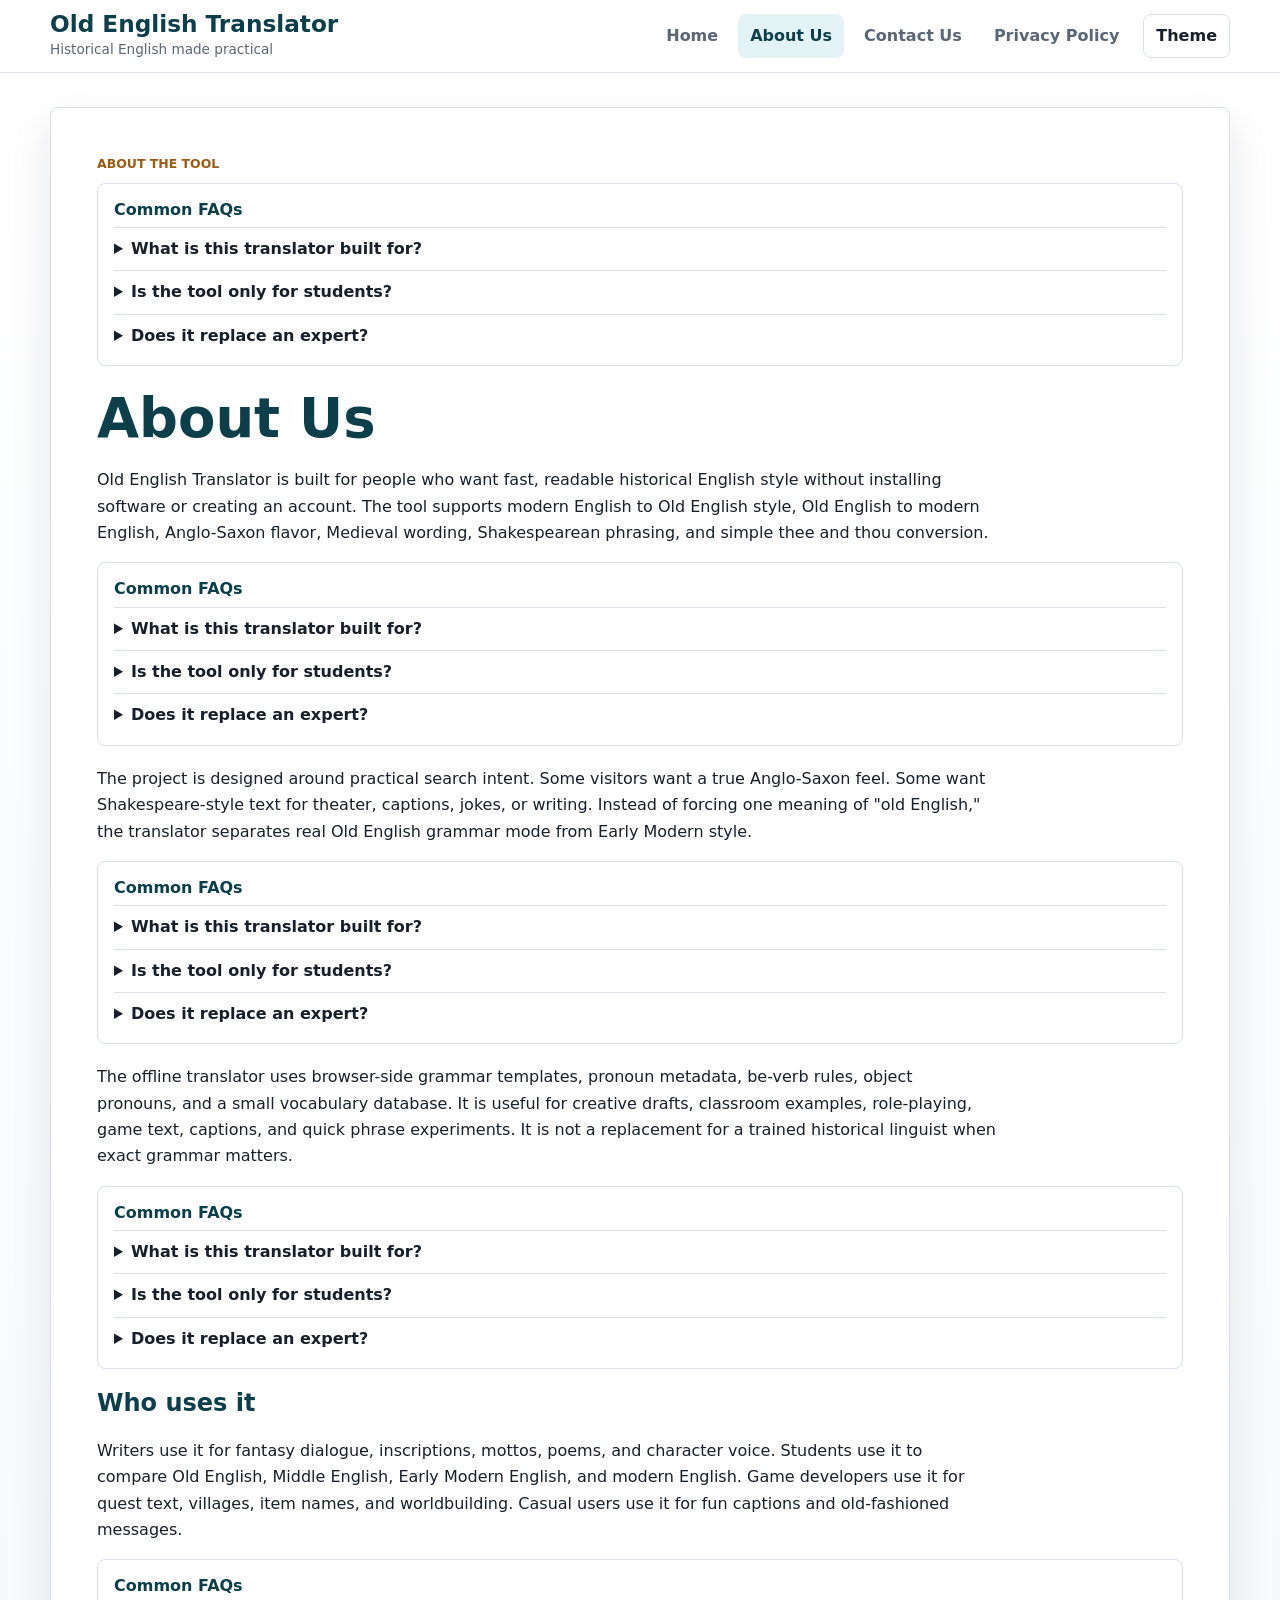
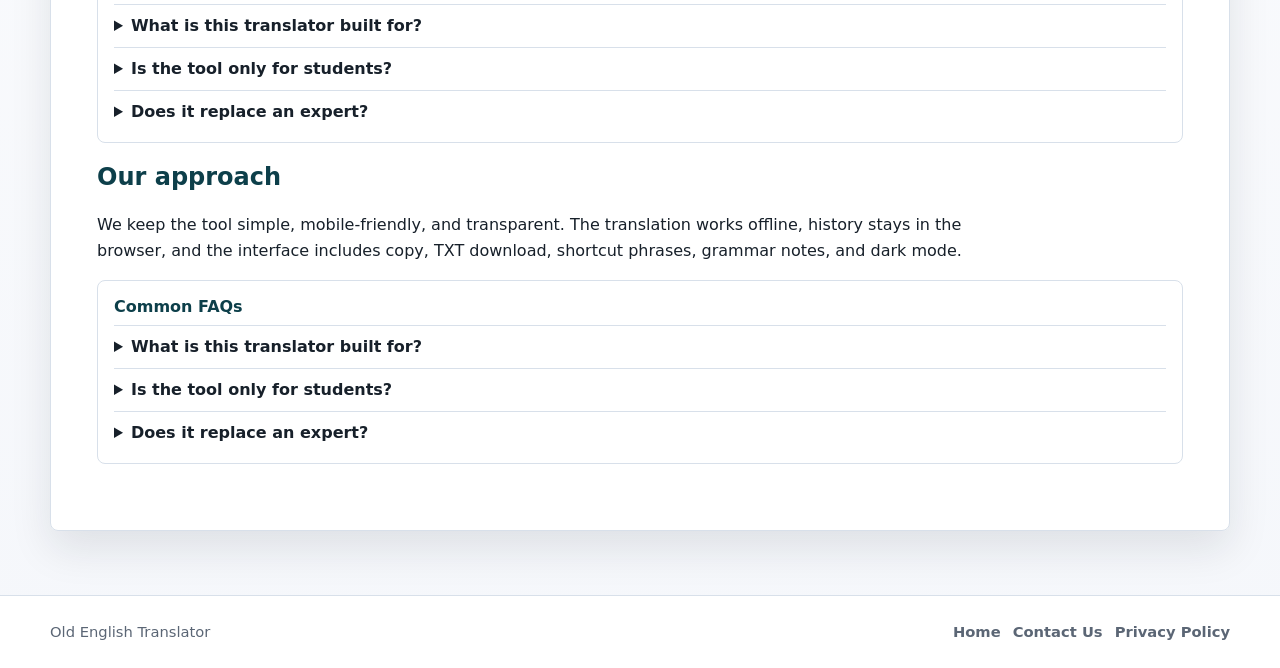
<file: about.html>
<!doctype html>
<html lang="en">
<head>
  <meta charset="utf-8">
  <meta name="viewport" content="width=device-width, initial-scale=1">
  <title>About Old English Translator | Real Grammar-Based Converter</title>
  <meta name="description" content="Learn about the Old English Translator, a mobile-friendly grammar-based tool for real Old English, Shakespeare style, examples, and translation notes.">
  <link rel="canonical" href="https://old-english-translator-og.netlify.app/about.html">
  <meta property="og:title" content="About Old English Translator">
  <meta property="og:description" content="About the grammar-based Old English translator for real Old English and Shakespeare-style text.">
  <meta property="og:type" content="website">
  <meta property="og:url" content="https://old-english-translator-og.netlify.app/about.html">
  <meta name="twitter:card" content="summary">
  <link rel="stylesheet" href="assets/css/styles.css">
  <script defer src="assets/js/app.js"></script>
</head>
<body>
  <header class="site-header">
    <div class="container header-inner">
      <a class="brand" href="index.html">
        <span class="brand-name">Old English Translator</span>
        <span class="brand-note">Historical English made practical</span>
      </a>
      <div class="nav-wrap">
        <button class="menu-toggle" id="menuToggle" type="button" aria-controls="mainNav" aria-expanded="false">Menu</button>
        <nav class="main-nav" id="mainNav" aria-label="Main navigation">
          <a href="index.html">Home</a>
          <a class="active" href="about.html">About Us</a>
          <a href="contact.html">Contact Us</a>
          <a href="privacy-policy.html">Privacy Policy</a>
        </nav>
        <button class="icon-btn" id="themeToggle" type="button" aria-label="Toggle dark or light mode">Theme</button>
      </div>
    </div>
  </header>

  <main class="page-main">
    <div class="container page-card">
      <p class="eyebrow">About the tool</p>
      <h1>About Us</h1>
      <p>Old English Translator is built for people who want fast, readable historical English style without installing software or creating an account. The tool supports modern English to Old English style, Old English to modern English, Anglo-Saxon flavor, Medieval wording, Shakespearean phrasing, and simple thee and thou conversion.</p>
      <p>The project is designed around practical search intent. Some visitors want a true Anglo-Saxon feel. Some want Shakespeare-style text for theater, captions, jokes, or writing. Instead of forcing one meaning of "old English," the translator separates real Old English grammar mode from Early Modern style.</p>
      <p>The offline translator uses browser-side grammar templates, pronoun metadata, be-verb rules, object pronouns, and a small vocabulary database. It is useful for creative drafts, classroom examples, role-playing, game text, captions, and quick phrase experiments. It is not a replacement for a trained historical linguist when exact grammar matters.</p>
      <h2>Who uses it</h2>
      <p>Writers use it for fantasy dialogue, inscriptions, mottos, poems, and character voice. Students use it to compare Old English, Middle English, Early Modern English, and modern English. Game developers use it for quest text, villages, item names, and worldbuilding. Casual users use it for fun captions and old-fashioned messages.</p>
      <h2>Our approach</h2>
      <p>We keep the tool simple, mobile-friendly, and transparent. The translation works offline, history stays in the browser, and the interface includes copy, TXT download, shortcut phrases, grammar notes, and dark mode.</p>
    </div>
  </main>

  <footer class="site-footer">
    <div class="container footer-inner">
      <span>Old English Translator</span>
      <nav aria-label="Footer navigation">
        <a href="index.html">Home</a>
        <a href="contact.html">Contact Us</a>
        <a href="privacy-policy.html">Privacy Policy</a>
      </nav>
    </div>
  </footer>
</body>
</html>
</file>
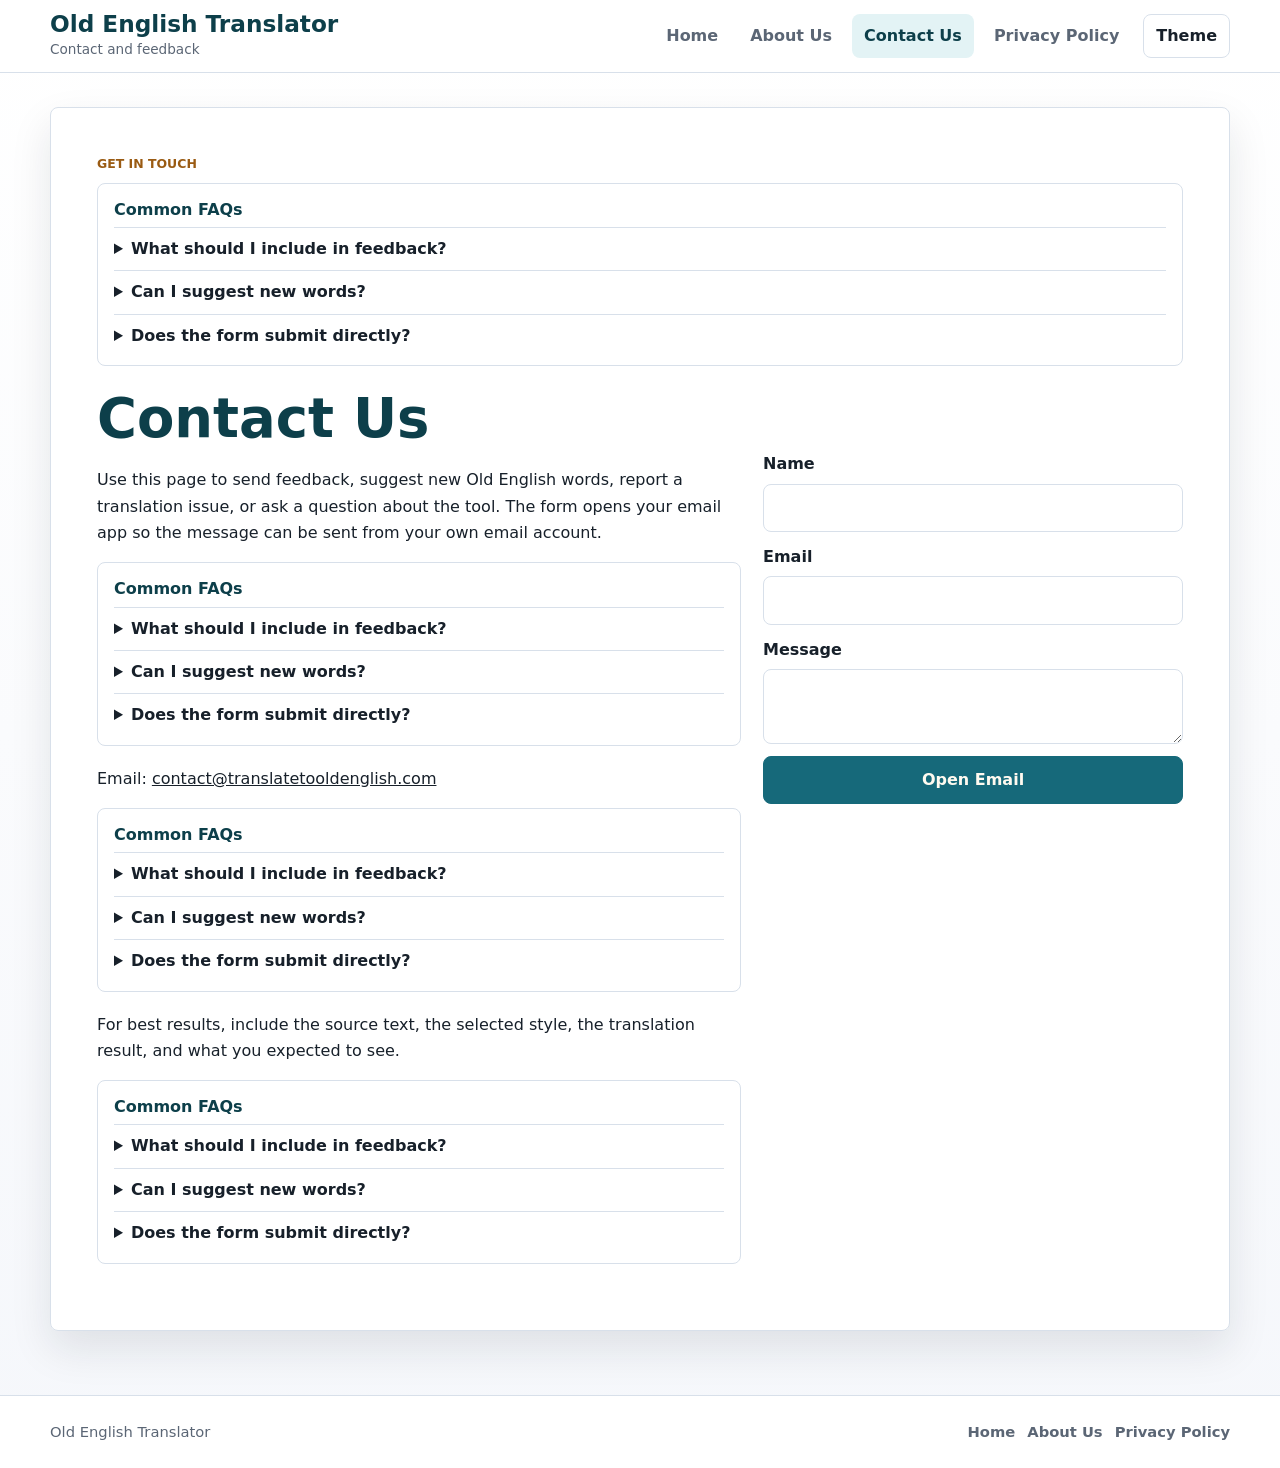
<file: contact.html>
<!doctype html>
<html lang="en">
<head>
  <meta charset="utf-8">
  <meta name="viewport" content="width=device-width, initial-scale=1">
  <title>Contact Old English Translator | Feedback and Corrections</title>
  <meta name="description" content="Contact Old English Translator for feedback, correction requests, grammar suggestions, supported examples, and questions about the translator tool.">
  <link rel="canonical" href="https://old-english-translator-og.netlify.app/contact.html">
  <meta property="og:title" content="Contact Old English Translator">
  <meta property="og:description" content="Send feedback, correction requests, and grammar suggestions for the Old English translator.">
  <meta property="og:type" content="website">
  <meta property="og:url" content="https://old-english-translator-og.netlify.app/contact.html">
  <meta name="twitter:card" content="summary">
  <link rel="stylesheet" href="assets/css/styles.css">
  <script defer src="assets/js/app.js"></script>
</head>
<body>
  <header class="site-header">
    <div class="container header-inner">
      <a class="brand" href="index.html">
        <span class="brand-name">Old English Translator</span>
        <span class="brand-note">Contact and feedback</span>
      </a>
      <div class="nav-wrap">
        <button class="menu-toggle" id="menuToggle" type="button" aria-controls="mainNav" aria-expanded="false">Menu</button>
        <nav class="main-nav" id="mainNav" aria-label="Main navigation">
          <a href="index.html">Home</a>
          <a href="about.html">About Us</a>
          <a class="active" href="contact.html">Contact Us</a>
          <a href="privacy-policy.html">Privacy Policy</a>
        </nav>
        <button class="icon-btn" id="themeToggle" type="button" aria-label="Toggle dark or light mode">Theme</button>
      </div>
    </div>
  </header>

  <main class="page-main">
    <div class="container page-card">
      <p class="eyebrow">Get in touch</p>
      <h1>Contact Us</h1>
      <div class="contact-grid">
        <div>
          <p>Use this page to send feedback, suggest new Old English words, report a translation issue, or ask a question about the tool. The form opens your email app so the message can be sent from your own email account.</p>
          <p>Email: <a href="mailto:contact@translatetooldenglish.com">contact@translatetooldenglish.com</a></p>
          <p>For best results, include the source text, the selected style, the translation result, and what you expected to see.</p>
        </div>
        <form class="contact-form" id="contactForm">
          <label for="contactName">Name
            <input id="contactName" name="name" type="text" autocomplete="name" required>
          </label>
          <label for="contactEmail">Email
            <input id="contactEmail" name="email" type="email" autocomplete="email" required>
          </label>
          <label for="contactMessage">Message
            <textarea id="contactMessage" name="message" required></textarea>
          </label>
          <button class="primary-btn" type="submit">Open Email</button>
        </form>
      </div>
    </div>
  </main>

  <footer class="site-footer">
    <div class="container footer-inner">
      <span>Old English Translator</span>
      <nav aria-label="Footer navigation">
        <a href="index.html">Home</a>
        <a href="about.html">About Us</a>
        <a href="privacy-policy.html">Privacy Policy</a>
      </nav>
    </div>
  </footer>
</body>
</html>
</file>
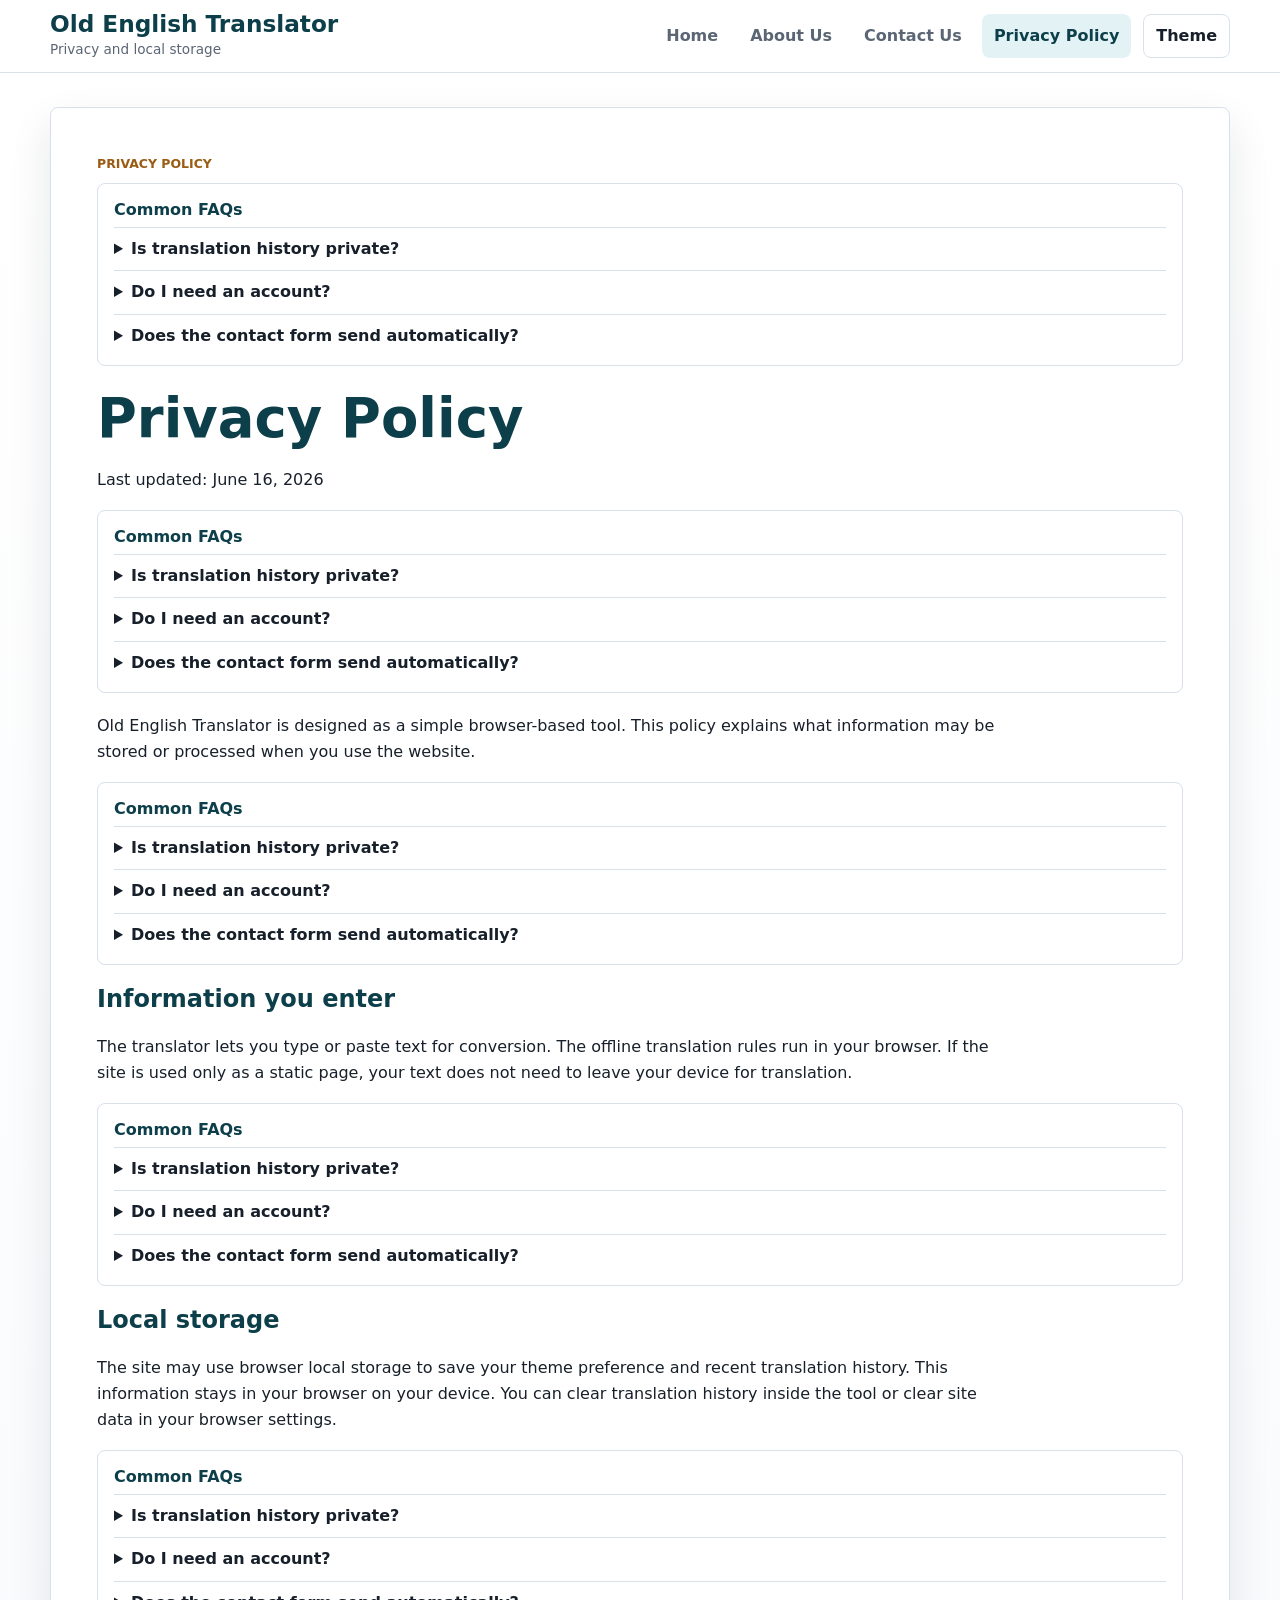
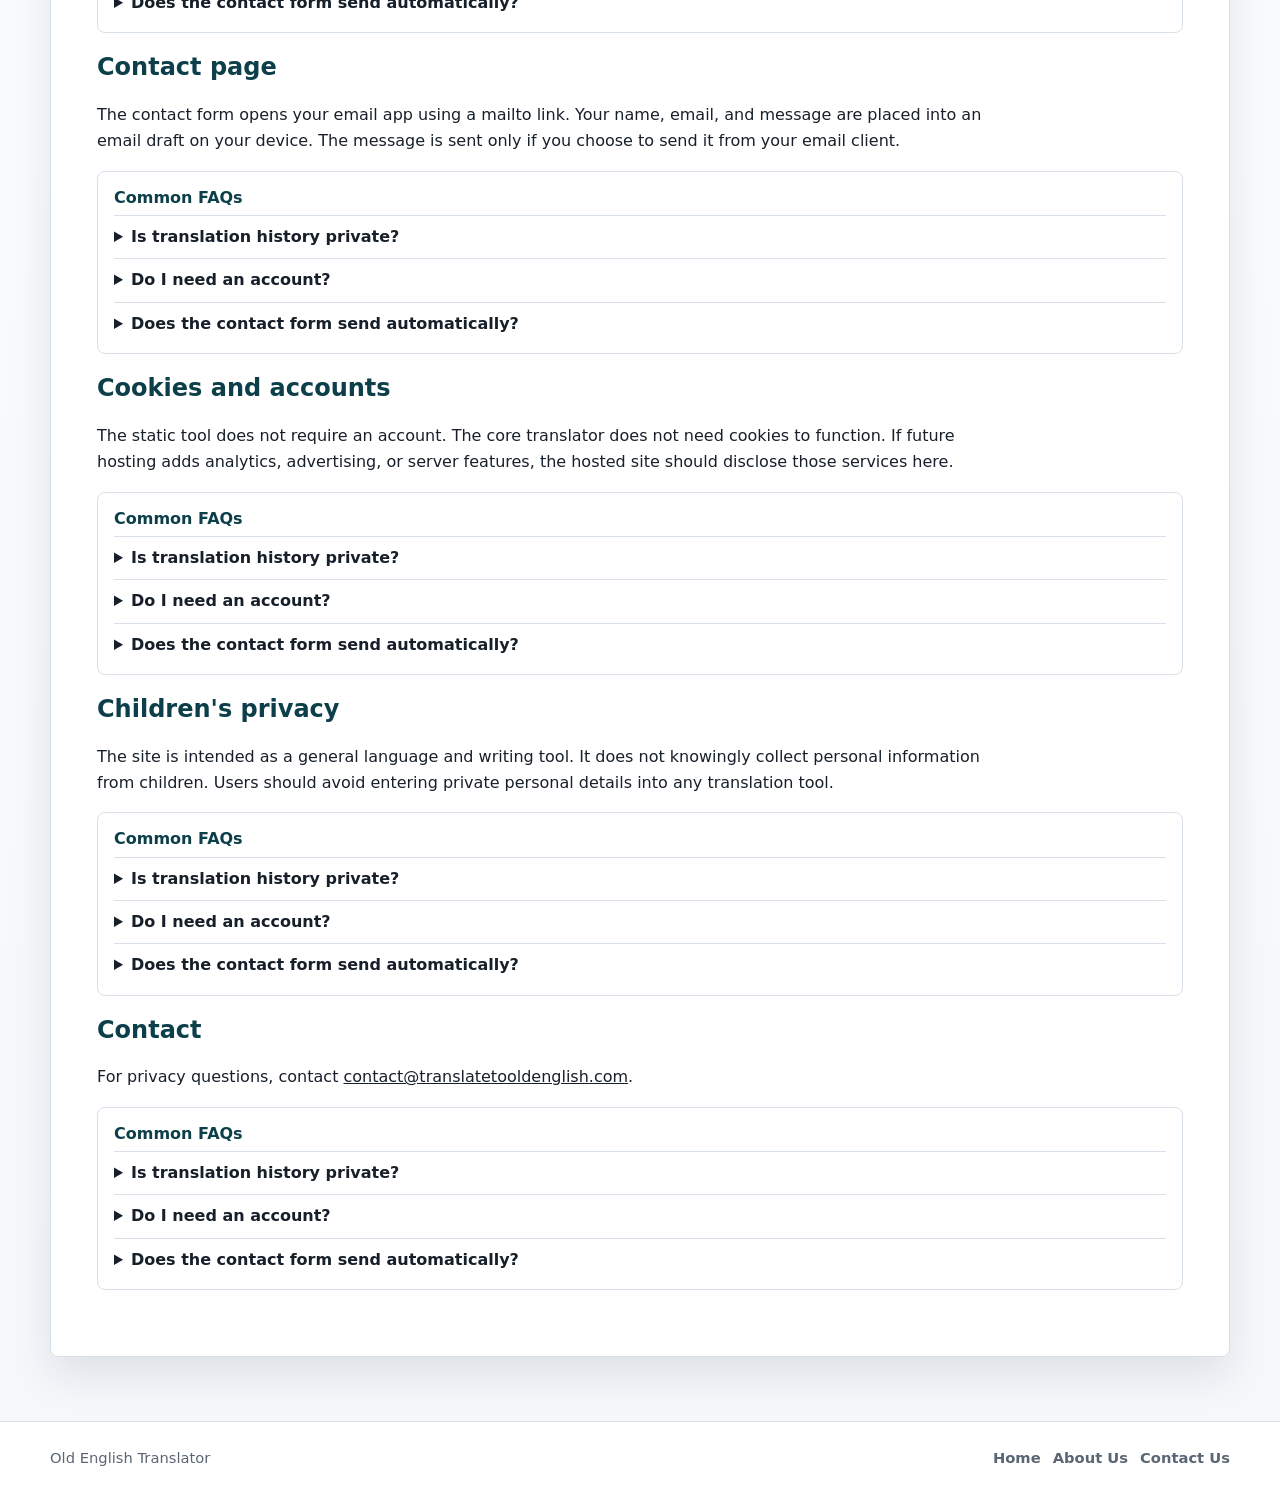
<file: privacy-policy.html>
<!doctype html>
<html lang="en">
<head>
  <meta charset="utf-8">
  <meta name="viewport" content="width=device-width, initial-scale=1">
  <title>Privacy Policy | Old English Translator</title>
  <meta name="description" content="Read the Old English Translator privacy policy covering local storage, translation history, contact email behavior, cookies, accounts, and user data.">
  <link rel="canonical" href="https://old-english-translator-og.netlify.app/privacy-policy.html">
  <meta property="og:title" content="Privacy Policy | Old English Translator">
  <meta property="og:description" content="Privacy details for local storage, translation history, contact form behavior, and user data.">
  <meta property="og:type" content="website">
  <meta property="og:url" content="https://old-english-translator-og.netlify.app/privacy-policy.html">
  <meta name="twitter:card" content="summary">
  <link rel="stylesheet" href="assets/css/styles.css">
  <script defer src="assets/js/app.js"></script>
</head>
<body>
  <header class="site-header">
    <div class="container header-inner">
      <a class="brand" href="index.html">
        <span class="brand-name">Old English Translator</span>
        <span class="brand-note">Privacy and local storage</span>
      </a>
      <div class="nav-wrap">
        <button class="menu-toggle" id="menuToggle" type="button" aria-controls="mainNav" aria-expanded="false">Menu</button>
        <nav class="main-nav" id="mainNav" aria-label="Main navigation">
          <a href="index.html">Home</a>
          <a href="about.html">About Us</a>
          <a href="contact.html">Contact Us</a>
          <a class="active" href="privacy-policy.html">Privacy Policy</a>
        </nav>
        <button class="icon-btn" id="themeToggle" type="button" aria-label="Toggle dark or light mode">Theme</button>
      </div>
    </div>
  </header>

  <main class="page-main">
    <div class="container page-card">
      <p class="eyebrow">Privacy Policy</p>
      <h1>Privacy Policy</h1>
      <p>Last updated: June 16, 2026</p>
      <p>Old English Translator is designed as a simple browser-based tool. This policy explains what information may be stored or processed when you use the website.</p>

      <h2>Information you enter</h2>
      <p>The translator lets you type or paste text for conversion. The offline translation rules run in your browser. If the site is used only as a static page, your text does not need to leave your device for translation.</p>

      <h2>Local storage</h2>
      <p>The site may use browser local storage to save your theme preference and recent translation history. This information stays in your browser on your device. You can clear translation history inside the tool or clear site data in your browser settings.</p>

      <h2>Contact page</h2>
      <p>The contact form opens your email app using a mailto link. Your name, email, and message are placed into an email draft on your device. The message is sent only if you choose to send it from your email client.</p>

      <h2>Cookies and accounts</h2>
      <p>The static tool does not require an account. The core translator does not need cookies to function. If future hosting adds analytics, advertising, or server features, the hosted site should disclose those services here.</p>

      <h2>Children's privacy</h2>
      <p>The site is intended as a general language and writing tool. It does not knowingly collect personal information from children. Users should avoid entering private personal details into any translation tool.</p>

      <h2>Contact</h2>
      <p>For privacy questions, contact <a href="mailto:contact@translatetooldenglish.com">contact@translatetooldenglish.com</a>.</p>
    </div>
  </main>

  <footer class="site-footer">
    <div class="container footer-inner">
      <span>Old English Translator</span>
      <nav aria-label="Footer navigation">
        <a href="index.html">Home</a>
        <a href="about.html">About Us</a>
        <a href="contact.html">Contact Us</a>
      </nav>
    </div>
  </footer>
</body>
</html>
</file>
<file: assets/css/styles.css>
:root {
  color-scheme: light;
  --bg: #f5f7fb;
  --bg-soft: #ffffff;
  --surface: #ffffff;
  --surface-strong: #eef3f8;
  --text: #17202a;
  --muted: #5b6675;
  --border: #d8e0ea;
  --brand: #16697a;
  --brand-strong: #0d3f4a;
  --brand-soft: #e3f3f5;
  --accent: #9a5b13;
  --accent-soft: #fff1da;
  --danger: #b42318;
  --shadow: 0 18px 42px rgba(23, 32, 42, 0.1);
  --radius: 8px;
  --max: 1180px;
  --space-1: 8px;
  --space-2: 12px;
  --space-3: 16px;
  --space-4: 20px;
  --space-5: 24px;
}

[data-theme="dark"] {
  color-scheme: dark;
  --bg: #101418;
  --bg-soft: #161b22;
  --surface: #1b222b;
  --surface-strong: #222b35;
  --text: #f3f7fb;
  --muted: #b7c1cc;
  --border: #334150;
  --brand: #5fc9d8;
  --brand-strong: #b8eef5;
  --brand-soft: #183840;
  --accent: #f0b35a;
  --accent-soft: #3b2c18;
  --danger: #ff9d9d;
  --shadow: 0 18px 42px rgba(0, 0, 0, 0.28);
}

* {
  box-sizing: border-box;
}

html {
  scroll-behavior: smooth;
}

body {
  margin: 0;
  min-width: 320px;
  background: linear-gradient(180deg, var(--bg-soft), var(--bg));
  color: var(--text);
  font-family: Inter, ui-sans-serif, system-ui, -apple-system, BlinkMacSystemFont, "Segoe UI", Arial, sans-serif;
  line-height: 1.65;
  overflow-x: hidden;
}

a {
  color: inherit;
}

img,
svg {
  max-width: 100%;
}

button,
input,
textarea,
select {
  font: inherit;
}

.site-header {
  position: sticky;
  top: 0;
  z-index: 20;
  background: color-mix(in srgb, var(--surface) 92%, transparent);
  border-bottom: 1px solid var(--border);
  backdrop-filter: blur(14px);
}

.container {
  width: min(100% - 40px, var(--max));
  margin: 0 auto;
}

.header-inner {
  display: flex;
  align-items: center;
  justify-content: space-between;
  min-height: 72px;
  gap: var(--space-3);
}

.brand {
  display: inline-flex;
  flex-direction: column;
  text-decoration: none;
  min-width: 0;
}

.brand-name {
  color: var(--brand-strong);
  font-size: clamp(1.05rem, 2vw, 1.45rem);
  font-weight: 800;
  line-height: 1.15;
}

.brand-note {
  color: var(--muted);
  font-size: 0.85rem;
  white-space: nowrap;
}

.nav-wrap {
  display: flex;
  align-items: center;
  gap: var(--space-2);
}

.main-nav {
  display: flex;
  align-items: center;
  gap: var(--space-1);
}

.main-nav a {
  min-height: 44px;
  display: inline-flex;
  align-items: center;
  border-radius: var(--radius);
  padding: 0 var(--space-2);
  color: var(--muted);
  text-decoration: none;
  font-weight: 700;
}

.main-nav a:hover,
.main-nav a.active {
  color: var(--brand-strong);
  background: var(--brand-soft);
}

.icon-btn,
.menu-toggle {
  min-width: 44px;
  height: 44px;
  display: inline-grid;
  place-items: center;
  border: 1px solid var(--border);
  border-radius: var(--radius);
  background: var(--surface);
  color: var(--text);
  cursor: pointer;
  padding: 0 var(--space-2);
  font-weight: 800;
}

.icon-btn:hover,
.menu-toggle:hover {
  border-color: var(--brand);
  color: var(--brand-strong);
}

.menu-toggle {
  display: none;
}

.hero {
  padding: 38px 0 var(--space-4);
}

.hero-grid {
  display: grid;
  grid-template-columns: minmax(0, 1fr);
  gap: 16px;
}

.eyebrow {
  margin: 0 0 8px;
  color: var(--accent);
  font-size: 0.78rem;
  font-weight: 800;
  letter-spacing: 0;
  text-transform: uppercase;
}

h1,
h2,
h3,
h4 {
  line-height: 1.2;
  color: var(--brand-strong);
}

h1 {
  margin: 0;
  max-width: 880px;
  font-size: clamp(2rem, 5vw, 3.9rem);
}

.hero-lead {
  max-width: 820px;
  margin: 14px 0 0;
  color: var(--muted);
  font-size: clamp(1rem, 2vw, 1.2rem);
}

.mini-links {
  display: flex;
  flex-wrap: wrap;
  gap: var(--space-1);
  margin-top: var(--space-4);
}

.mini-links a {
  display: inline-flex;
  align-items: center;
  min-height: 40px;
  border: 1px solid var(--border);
  border-radius: 999px;
  padding: 0 14px;
  background: var(--surface);
  color: var(--muted);
  text-decoration: none;
  font-size: 0.92rem;
  font-weight: 700;
}

.tool-shell,
.content-card,
.page-card {
  background: color-mix(in srgb, var(--surface) 96%, transparent);
  border: 1px solid var(--border);
  border-radius: var(--radius);
  box-shadow: var(--shadow);
}

.tool-shell {
  display: grid;
  gap: var(--space-4);
  margin: var(--space-4) auto 44px;
  padding: clamp(18px, 2.5vw, 28px);
}

.tool-header {
  display: flex;
  justify-content: space-between;
  gap: var(--space-3);
  align-items: flex-start;
  margin-bottom: 0;
}

.tool-header h2 {
  margin: 0 0 4px;
  font-size: clamp(1.4rem, 3vw, 2rem);
}

.tool-header p {
  margin: 0;
  color: var(--muted);
}

.badge {
  display: inline-flex;
  align-items: center;
  min-height: 34px;
  border-radius: 999px;
  padding: 0 var(--space-2);
  background: var(--accent-soft);
  color: var(--accent);
  font-size: 0.82rem;
  font-weight: 800;
  white-space: nowrap;
}

.toolbar {
  display: grid;
  grid-template-columns: repeat(2, minmax(0, 1fr));
  gap: var(--space-3);
  margin-bottom: 0;
  align-items: end;
}

.options-bottom {
  border-top: 1px solid var(--border);
  padding-top: var(--space-4);
}

.toolbar > div {
  display: grid;
  min-width: 0;
  gap: var(--space-1);
}

.style-tabs,
.options-row,
.shortcut-row,
.action-row {
  display: flex;
  flex-wrap: wrap;
  gap: var(--space-2);
}

.options-row {
  display: grid;
  grid-template-columns: repeat(2, minmax(0, 1fr));
  align-items: end;
}

.options-row > .select-field {
  align-self: end;
}

.style-tab,
.shortcut-btn,
.action-btn,
.option-btn {
  min-height: 44px;
  border: 1px solid var(--border);
  border-radius: var(--radius);
  background: var(--surface);
  color: var(--text);
  cursor: pointer;
  font-weight: 800;
  padding: 0 var(--space-3);
  text-align: center;
}

.style-tab[aria-pressed="true"],
.option-btn[aria-pressed="true"] {
  background: var(--brand);
  border-color: var(--brand);
  color: #fffaf0;
}

.style-tab:hover,
.shortcut-btn:hover,
.action-btn:hover,
.option-btn:hover {
  border-color: var(--brand);
}

.select-field {
  width: 100%;
  min-height: 44px;
  border: 1px solid var(--border);
  border-radius: var(--radius);
  background: var(--surface);
  color: var(--text);
  padding: 0 var(--space-2);
  font-weight: 700;
}

.control-label,
.select-block {
  display: grid;
  gap: var(--space-1);
  color: var(--brand-strong);
  font-size: 0.92rem;
  font-weight: 800;
}

.select-block {
  min-width: 0;
}

.translator-grid {
  display: grid;
  grid-template-columns: minmax(0, 1fr) auto minmax(0, 1fr);
  gap: var(--space-3);
  align-items: stretch;
}

.panel {
  display: flex;
  min-width: 0;
  flex-direction: column;
  height: 100%;
}

.panel-head {
  display: flex;
  justify-content: space-between;
  gap: var(--space-2);
  align-items: center;
  margin-bottom: var(--space-1);
}

.panel-head label,
.panel-head span {
  font-size: 0.92rem;
  font-weight: 800;
}

.panel-head span {
  color: var(--muted);
  white-space: nowrap;
}

textarea {
  width: 100%;
  min-height: 300px;
  height: 100%;
  resize: vertical;
  border: 1px solid var(--border);
  border-radius: var(--radius);
  background: var(--surface);
  color: var(--text);
  padding: var(--space-3);
  outline: none;
  box-shadow: inset 0 1px 0 rgba(255, 255, 255, 0.25);
}

textarea:focus {
  border-color: var(--accent);
  box-shadow: 0 0 0 3px color-mix(in srgb, var(--accent) 18%, transparent);
}

#outputText {
  background: var(--surface-strong);
}

.swap-column {
  display: flex;
  align-items: center;
  justify-content: center;
  padding-top: 32px;
}

.swap-btn {
  width: 48px;
  height: 48px;
  border: 1px solid var(--border);
  border-radius: 999px;
  background: var(--brand);
  color: #fffaf0;
  cursor: pointer;
  font-size: 1.1rem;
  font-weight: 900;
}

.action-area {
  display: flex;
  justify-content: space-between;
  gap: var(--space-3);
  align-items: center;
  margin-top: 0;
}

.action-row {
  align-items: center;
}

.primary-btn {
  min-height: 48px;
  border: 1px solid var(--brand);
  border-radius: var(--radius);
  background: var(--brand);
  color: #fffaf0;
  cursor: pointer;
  font-weight: 900;
  padding: 0 var(--space-5);
}

.primary-btn:hover,
.swap-btn:hover {
  background: var(--brand-strong);
}

.status {
  min-height: 24px;
  color: var(--muted);
  font-size: 0.92rem;
  font-weight: 700;
  text-align: right;
}

.shortcuts {
  margin-top: 0;
  border-top: 1px solid var(--border);
  padding-top: var(--space-4);
}

.translator-links {
  margin-top: 0;
  border-top: 1px solid var(--border);
  padding-top: var(--space-4);
}

.shortcuts h3,
.translator-links h3,
.history-panel h3,
.grammar-box h3 {
  margin: 0 0 10px;
  font-size: 1.05rem;
}

.grammar-box {
  margin-top: 0;
  border: 1px solid var(--border);
  border-radius: var(--radius);
  background: var(--surface-strong);
  padding: var(--space-3);
  line-height: 1.55;
}

.inline-faqs {
  display: grid;
  gap: var(--space-1);
  margin: 0 0 var(--space-4);
  border: 1px solid var(--border);
  border-radius: var(--radius);
  background: var(--surface);
  padding: var(--space-3);
}

.inline-faqs h3 {
  margin: 0;
  color: var(--brand-strong);
  font-size: 1rem;
}

.inline-faqs details {
  border-top: 1px solid var(--border);
  padding-top: var(--space-1);
}

.inline-faqs summary {
  cursor: pointer;
  color: var(--text);
  font-weight: 800;
}

.inline-faqs p {
  margin: var(--space-1) 0 0;
  color: var(--muted);
}

.grammar-box p {
  margin: 0;
}

.grammar-box ul {
  margin: 0;
  padding-left: 1.2rem;
}

.warning-box {
  margin-top: 12px;
  border-left: 4px solid var(--danger);
  padding: 10px 12px;
  background: color-mix(in srgb, var(--danger) 10%, transparent);
}

.small-note {
  margin-top: 12px !important;
  color: var(--muted);
  font-size: 0.92rem;
}

.history-panel {
  display: none;
  margin-top: 0;
  border-top: 1px solid var(--border);
  padding-top: var(--space-4);
}

.history-panel.open {
  display: block;
}

.history-list {
  display: grid;
  gap: var(--space-2);
}

.history-item {
  display: grid;
  gap: var(--space-2);
  border: 1px solid var(--border);
  border-radius: var(--radius);
  background: var(--surface);
  padding: var(--space-3);
}

.history-item p {
  margin: 0;
  color: var(--muted);
  font-size: 0.92rem;
}

.history-actions {
  display: flex;
  flex-wrap: wrap;
  gap: var(--space-2);
}

.content-section {
  padding: 16px 0 58px;
}

.content-card {
  padding: clamp(18px, 4vw, 44px);
}

.content-card > h2 {
  margin-top: 0;
  font-size: clamp(1.7rem, 4vw, 2.6rem);
}

.seo-content {
  max-width: 920px;
}

.seo-content h2 {
  margin-top: 2.3rem;
  font-size: clamp(1.45rem, 3vw, 2rem);
}

.seo-content h3 {
  margin-top: 1.6rem;
  font-size: 1.25rem;
}

.seo-content p,
.seo-content li {
  color: var(--text);
}

.seo-content p {
  margin: 0 0 1rem;
}

.seo-content ul,
.seo-content ol {
  padding-left: 1.2rem;
}

.example-table {
  width: 100%;
  border-collapse: collapse;
  margin: 18px 0;
  overflow: hidden;
  border-radius: var(--radius);
}

.example-table th,
.example-table td {
  border: 1px solid var(--border);
  padding: 12px;
  vertical-align: top;
}

.example-table th {
  background: var(--brand-soft);
  color: var(--brand-strong);
  text-align: left;
}

.page-main {
  padding: 34px 0 64px;
}

.page-card {
  padding: clamp(20px, 4vw, 46px);
}

.page-card h1 {
  font-size: clamp(2rem, 5vw, 3.4rem);
}

.page-card p {
  max-width: 900px;
}

.contact-grid {
  display: grid;
  grid-template-columns: minmax(0, 1fr) minmax(280px, 420px);
  gap: 22px;
  align-items: start;
}

.contact-form {
  display: grid;
  gap: 12px;
}

.contact-form label {
  display: grid;
  gap: 6px;
  font-weight: 800;
}

.contact-form input,
.contact-form textarea {
  min-height: 44px;
  border: 1px solid var(--border);
  border-radius: var(--radius);
  background: var(--surface);
  color: var(--text);
  padding: 10px 12px;
}

.site-footer {
  border-top: 1px solid var(--border);
  background: var(--surface);
}

.footer-inner {
  display: flex;
  justify-content: space-between;
  gap: 16px;
  padding: 24px 0;
  color: var(--muted);
  font-size: 0.92rem;
}

.footer-inner nav {
  display: flex;
  flex-wrap: wrap;
  gap: 12px;
}

.footer-inner a {
  color: var(--muted);
  font-weight: 700;
  text-decoration: none;
}

.footer-inner a:hover {
  color: var(--brand-strong);
}

.sr-only {
  position: absolute;
  width: 1px;
  height: 1px;
  padding: 0;
  margin: -1px;
  overflow: hidden;
  clip: rect(0, 0, 0, 0);
  white-space: nowrap;
  border: 0;
}

@media (max-width: 767px) {
  .container {
    width: min(100% - 24px, var(--max));
  }

  .header-inner {
    min-height: 64px;
  }

  .brand-note {
    display: none;
  }

  .menu-toggle {
    display: inline-grid;
  }

  .main-nav {
    position: absolute;
    left: 12px;
    right: 12px;
    top: 68px;
    display: none;
    flex-direction: column;
    align-items: stretch;
    border: 1px solid var(--border);
    border-radius: var(--radius);
    background: var(--surface);
    box-shadow: var(--shadow);
    padding: 8px;
  }

  .main-nav.open {
    display: flex;
  }

  .main-nav a {
    width: 100%;
  }

  .hero {
    padding: var(--space-5) 0 var(--space-3);
  }

  .mini-links {
    display: grid;
    grid-template-columns: 1fr;
  }

  .tool-header,
  .action-area,
  .footer-inner {
    flex-direction: column;
    align-items: stretch;
  }

  .toolbar {
    grid-template-columns: 1fr;
  }

  .style-tabs,
  .options-row,
  .shortcut-row,
  .action-row {
    display: grid;
    grid-template-columns: 1fr;
  }

  .style-tab,
  .shortcut-btn,
  .action-btn,
  .option-btn,
  .primary-btn,
  .select-field {
    width: 100%;
  }

  .translator-grid {
    grid-template-columns: 1fr;
  }

  .swap-column {
    min-height: 48px;
    padding-top: 0;
  }

  .swap-btn {
    transform: rotate(90deg);
  }

  textarea {
    min-height: 220px;
    height: auto;
  }

  .panel-head {
    align-items: flex-start;
    flex-direction: column;
  }

  .status {
    text-align: left;
  }

  .badge {
    justify-content: center;
    width: 100%;
  }

  .contact-grid {
    grid-template-columns: 1fr;
  }

  .example-table {
    display: block;
    overflow-x: auto;
    white-space: nowrap;
  }
}

@media (min-width: 768px) and (max-width: 1024px) {
  .translator-grid {
    grid-template-columns: 1fr;
  }

  .swap-column {
    padding-top: 0;
  }

  .swap-btn {
    transform: rotate(90deg);
  }
}
</file>
